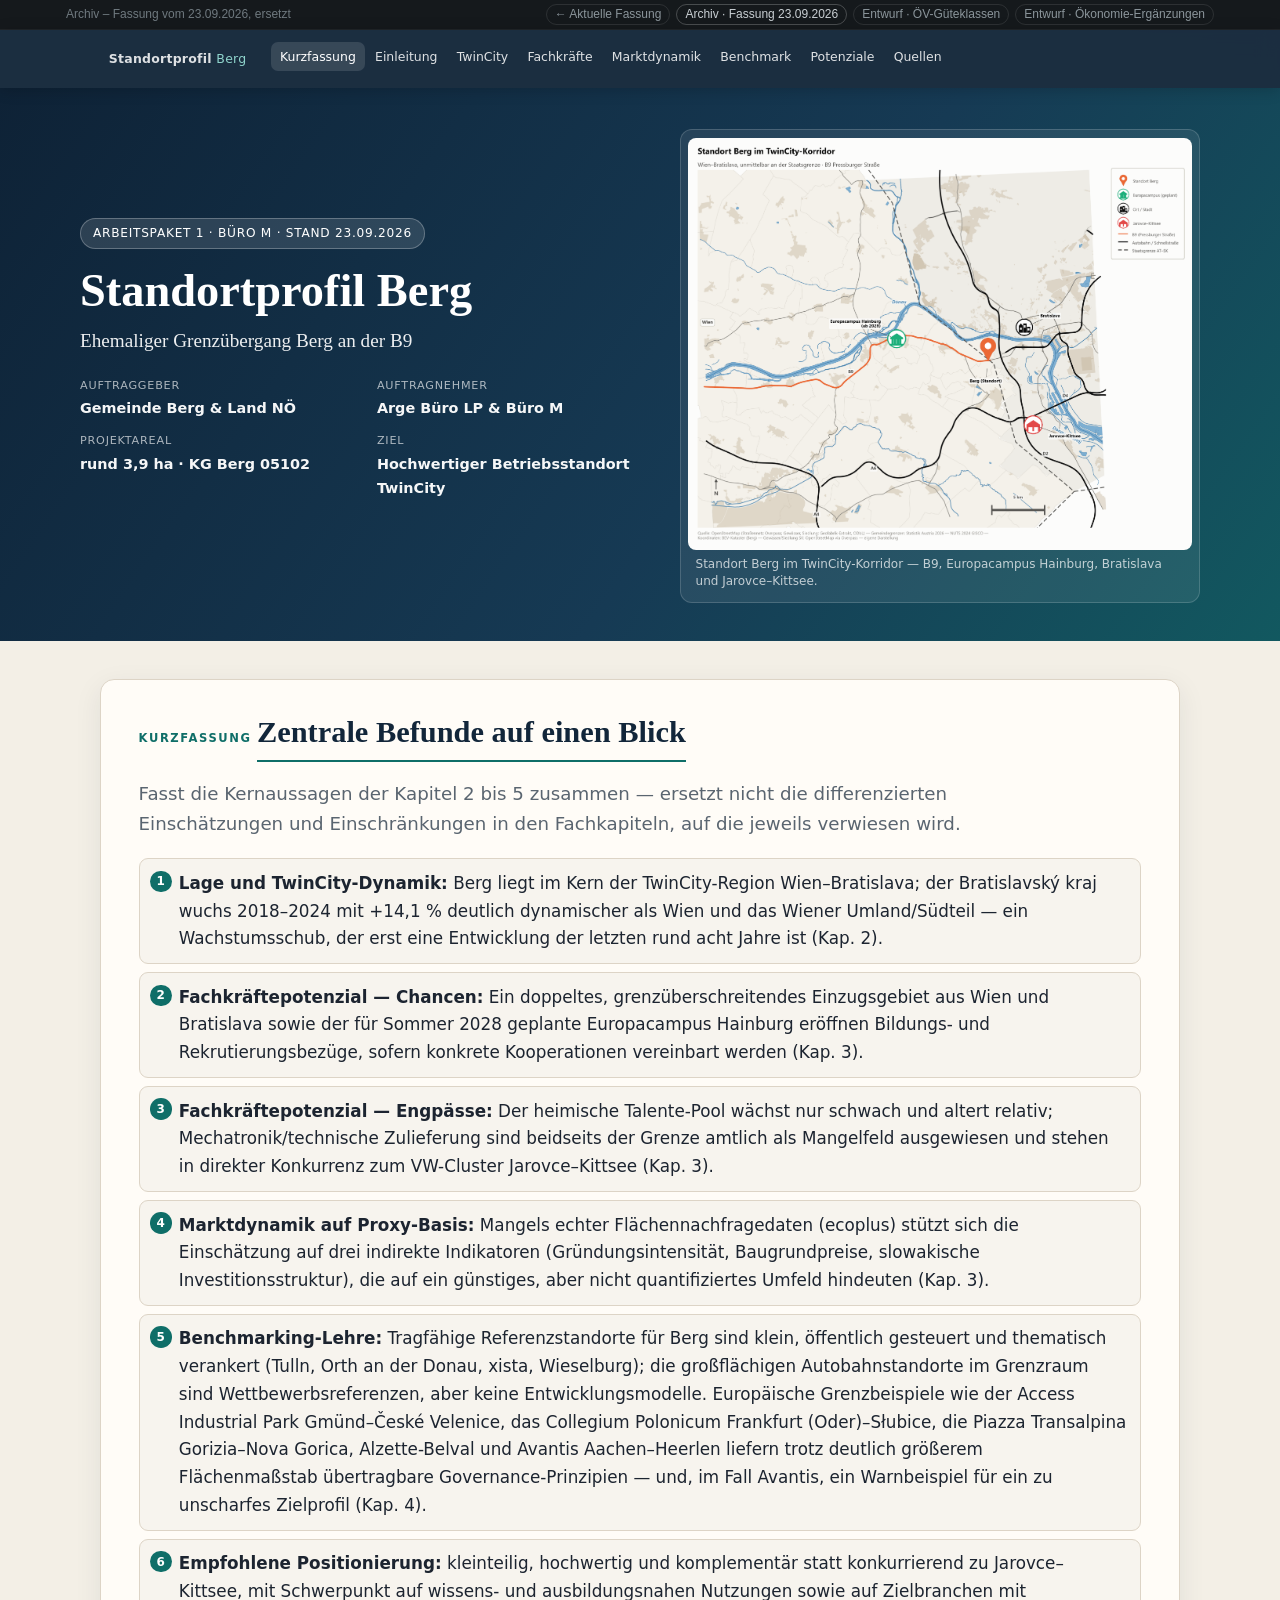
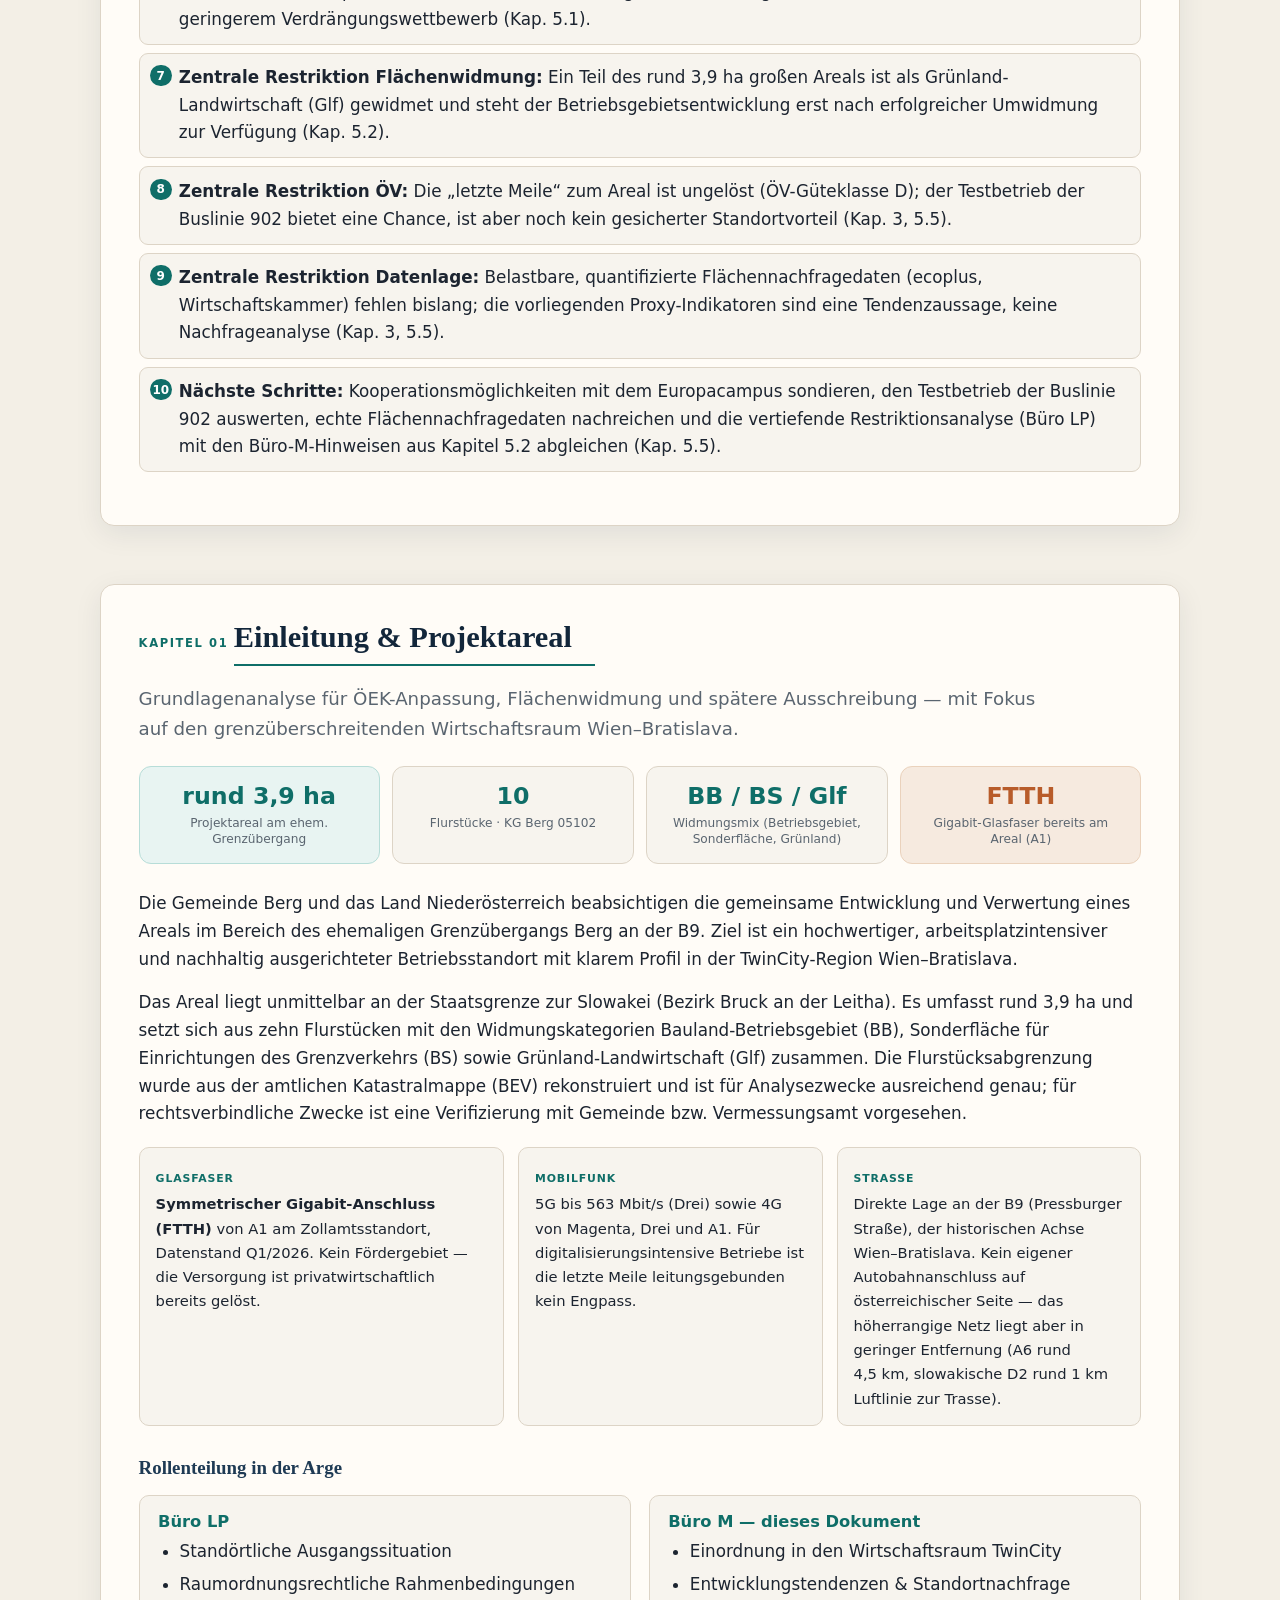
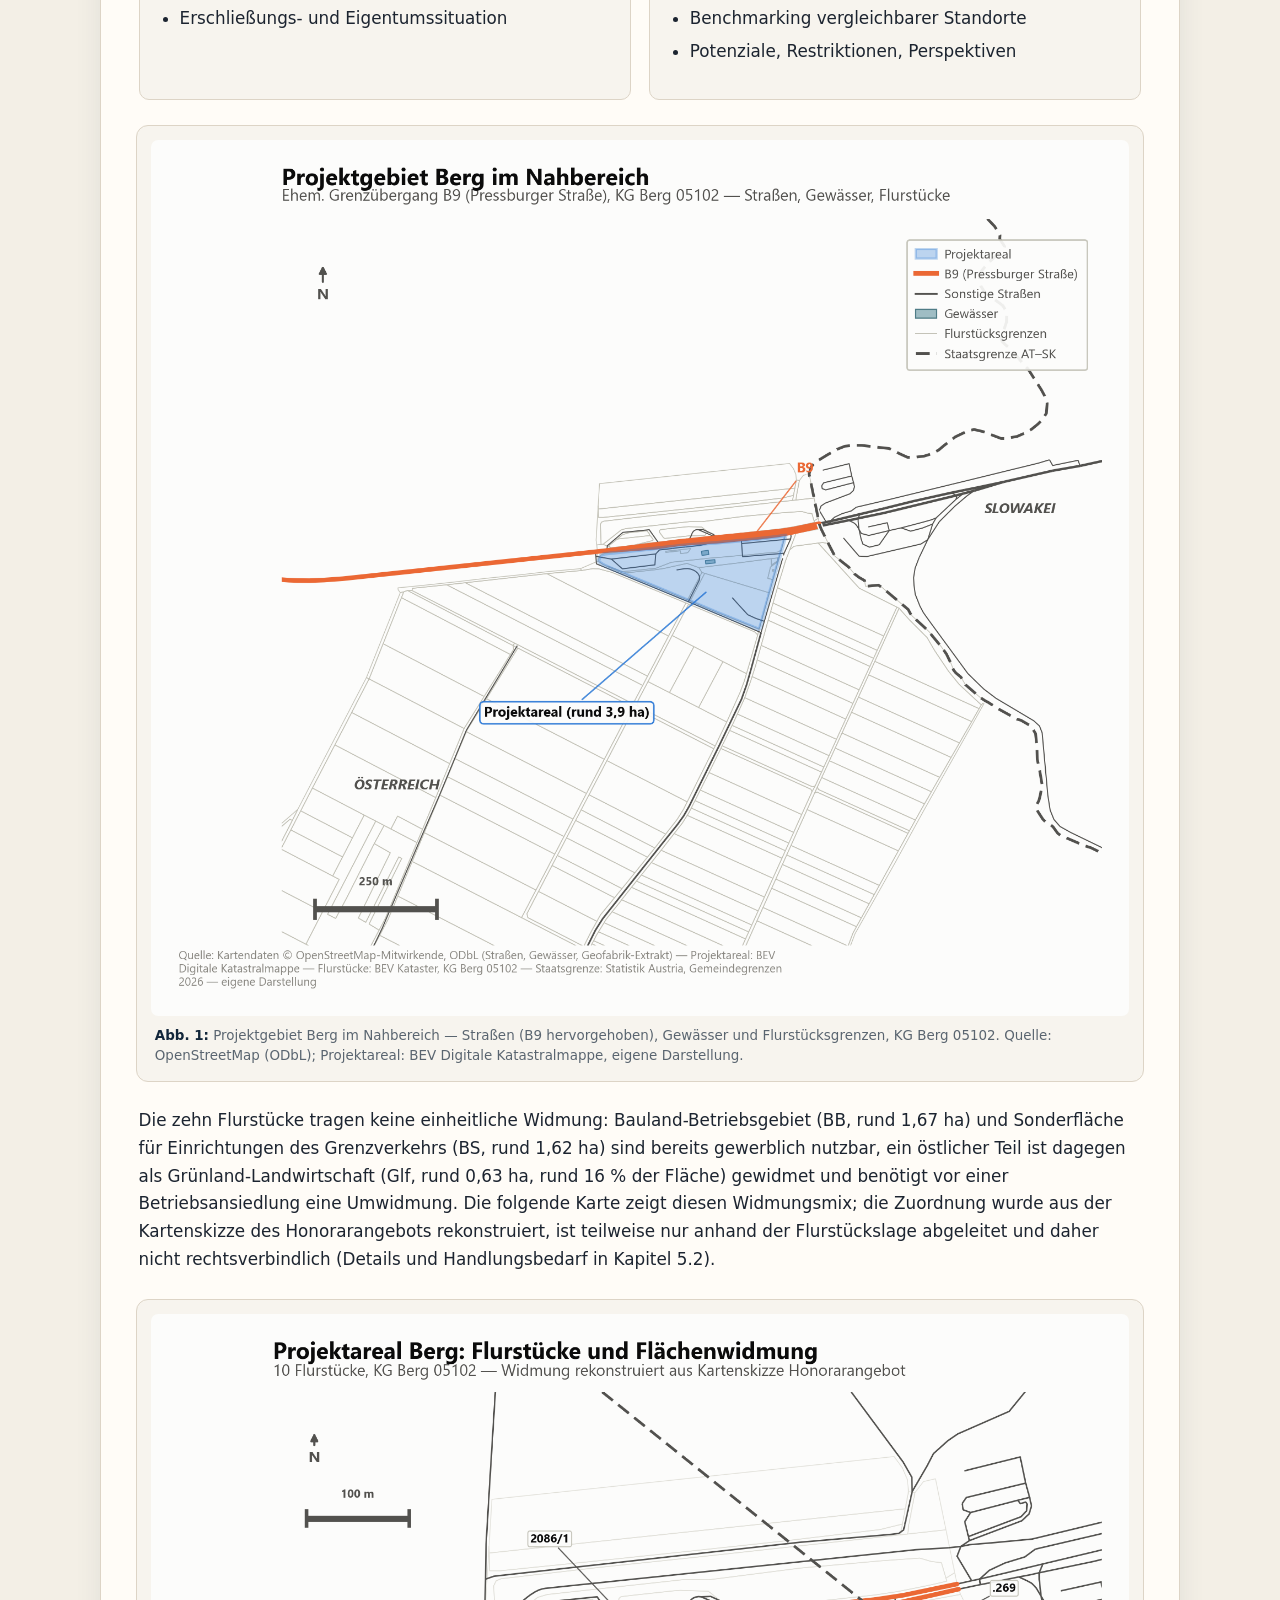
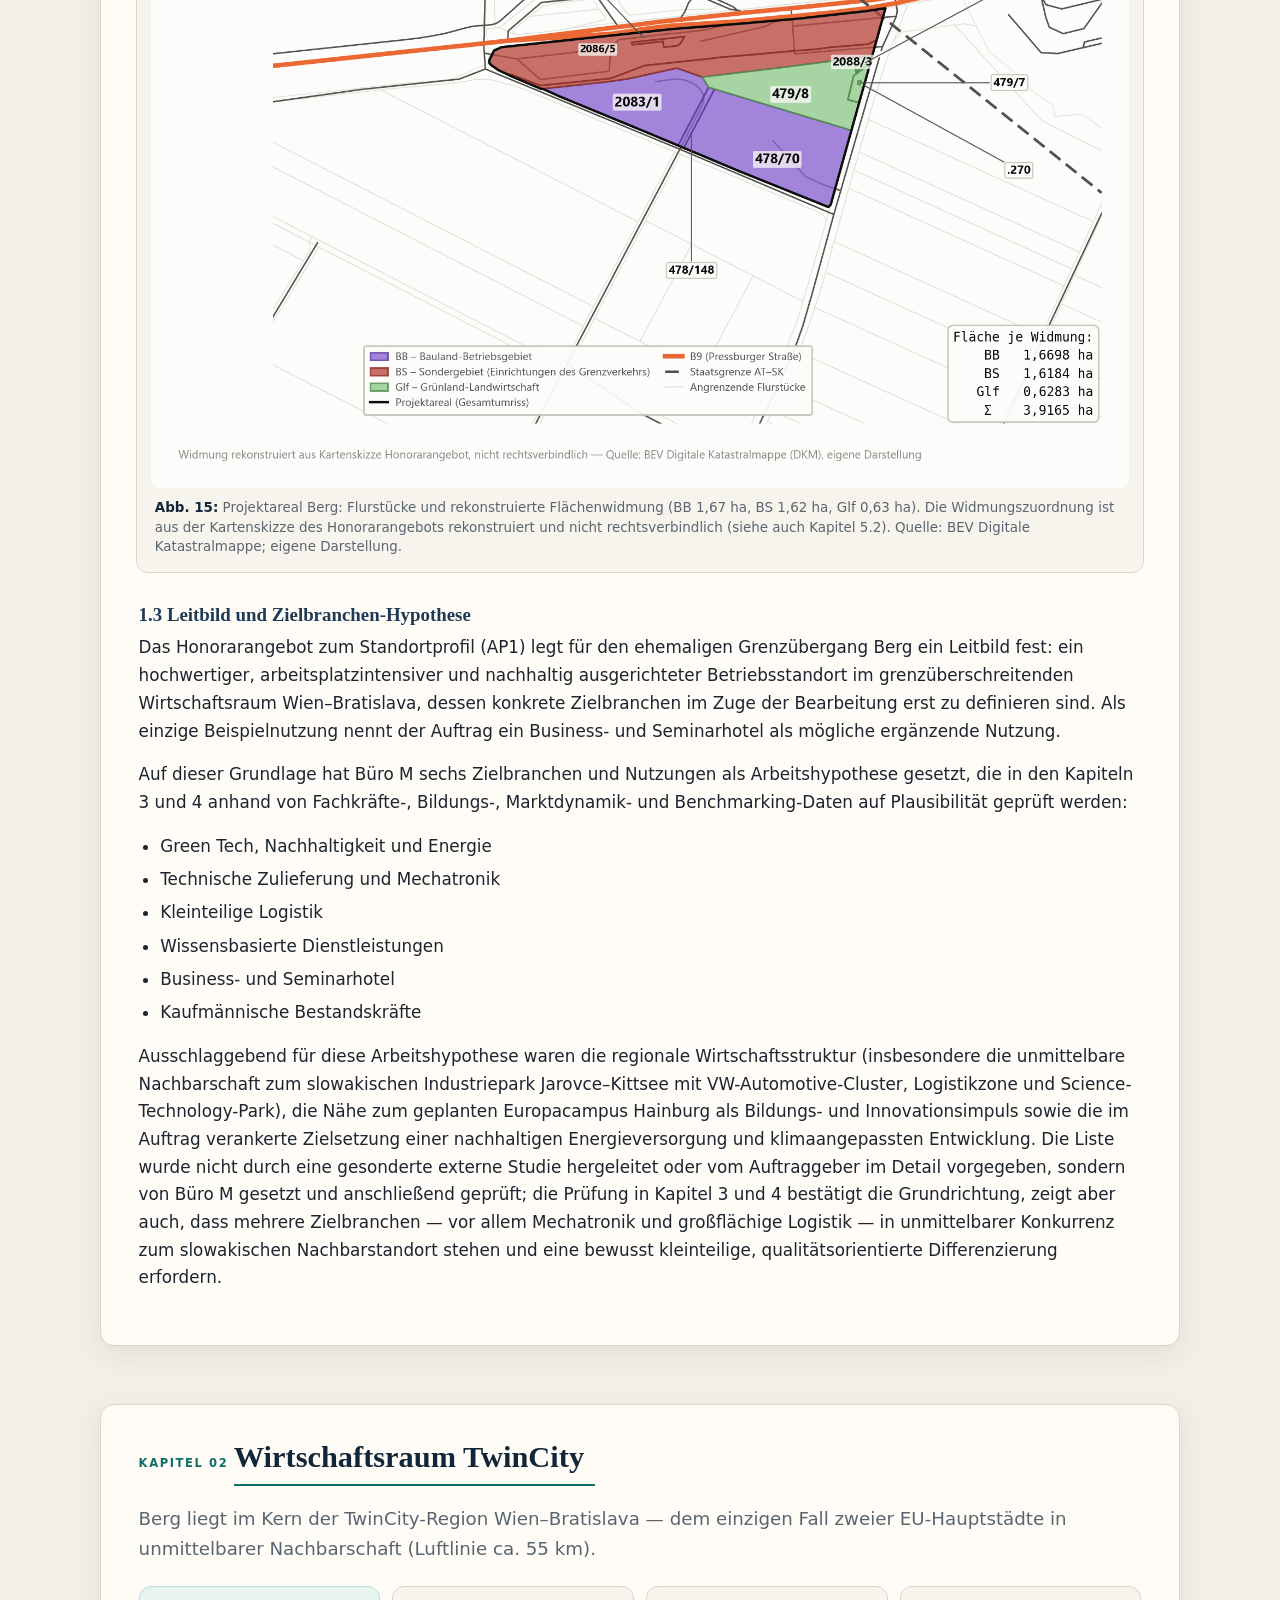
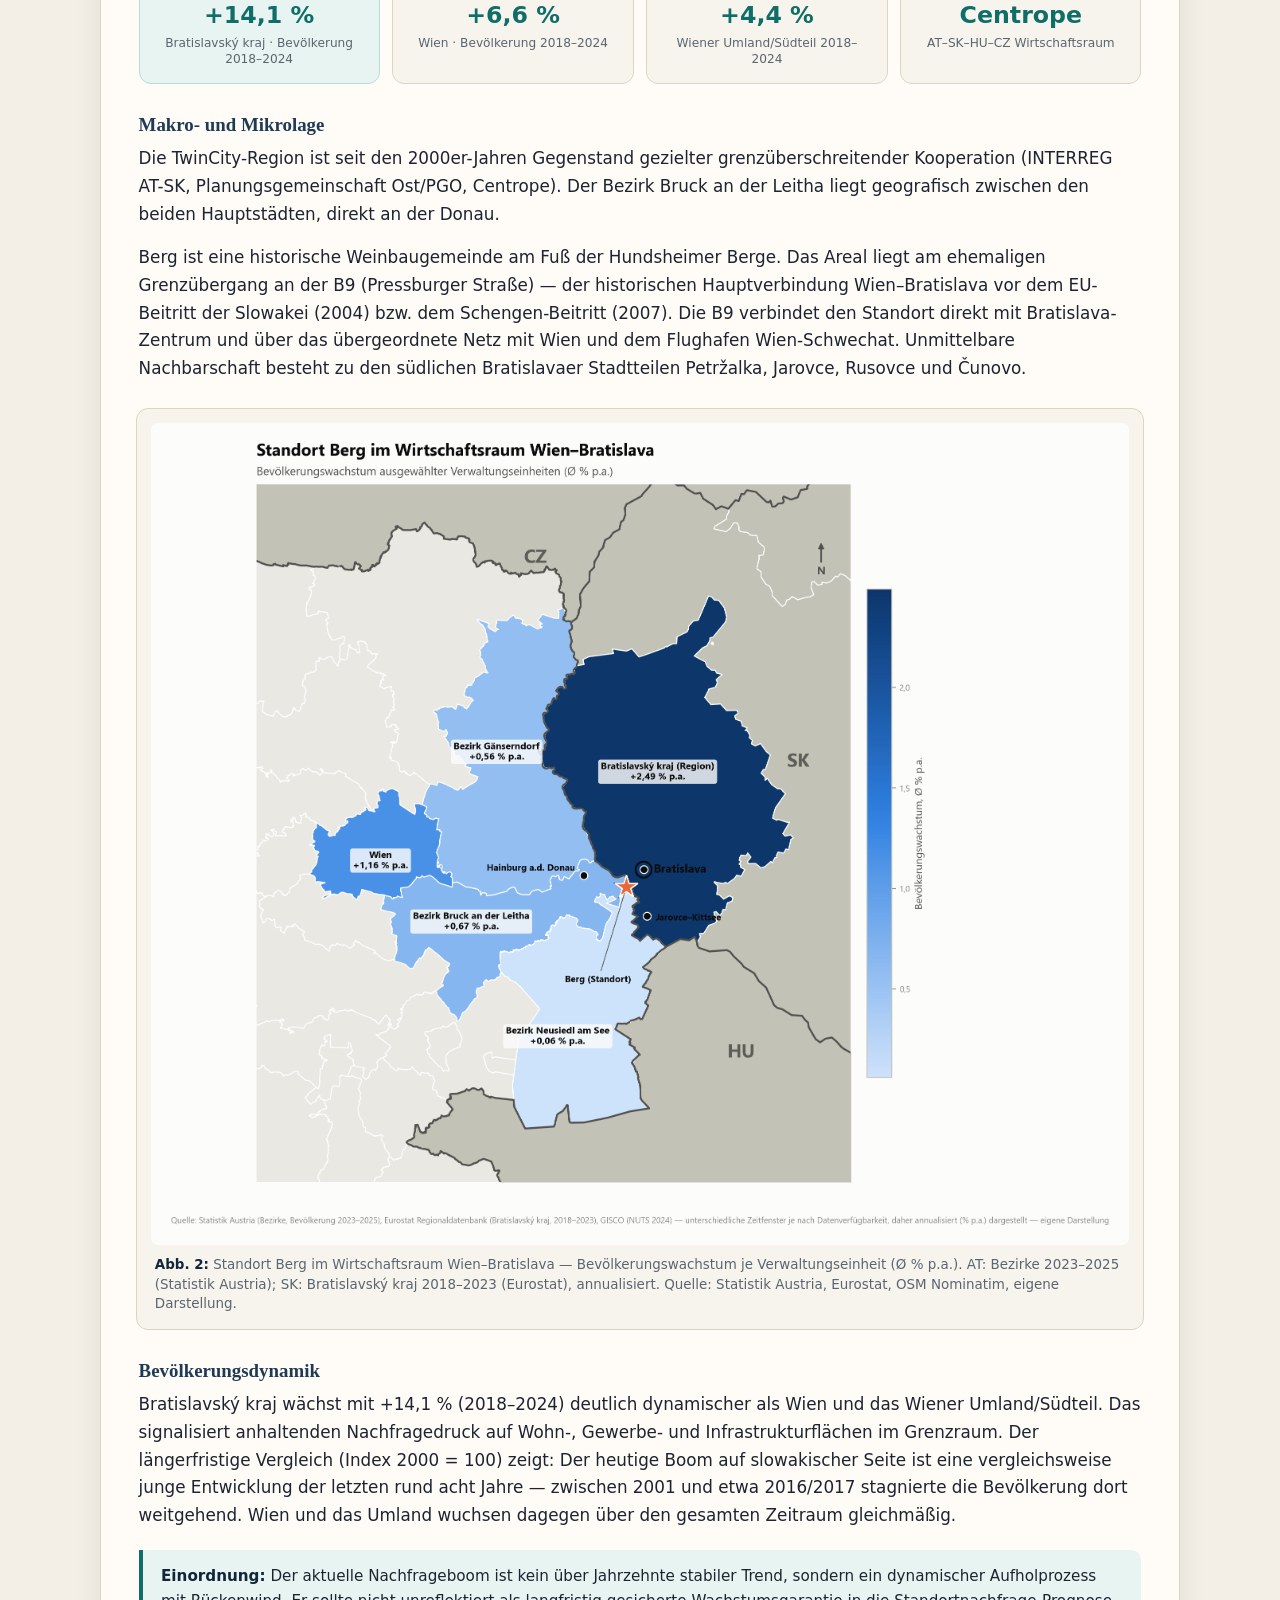
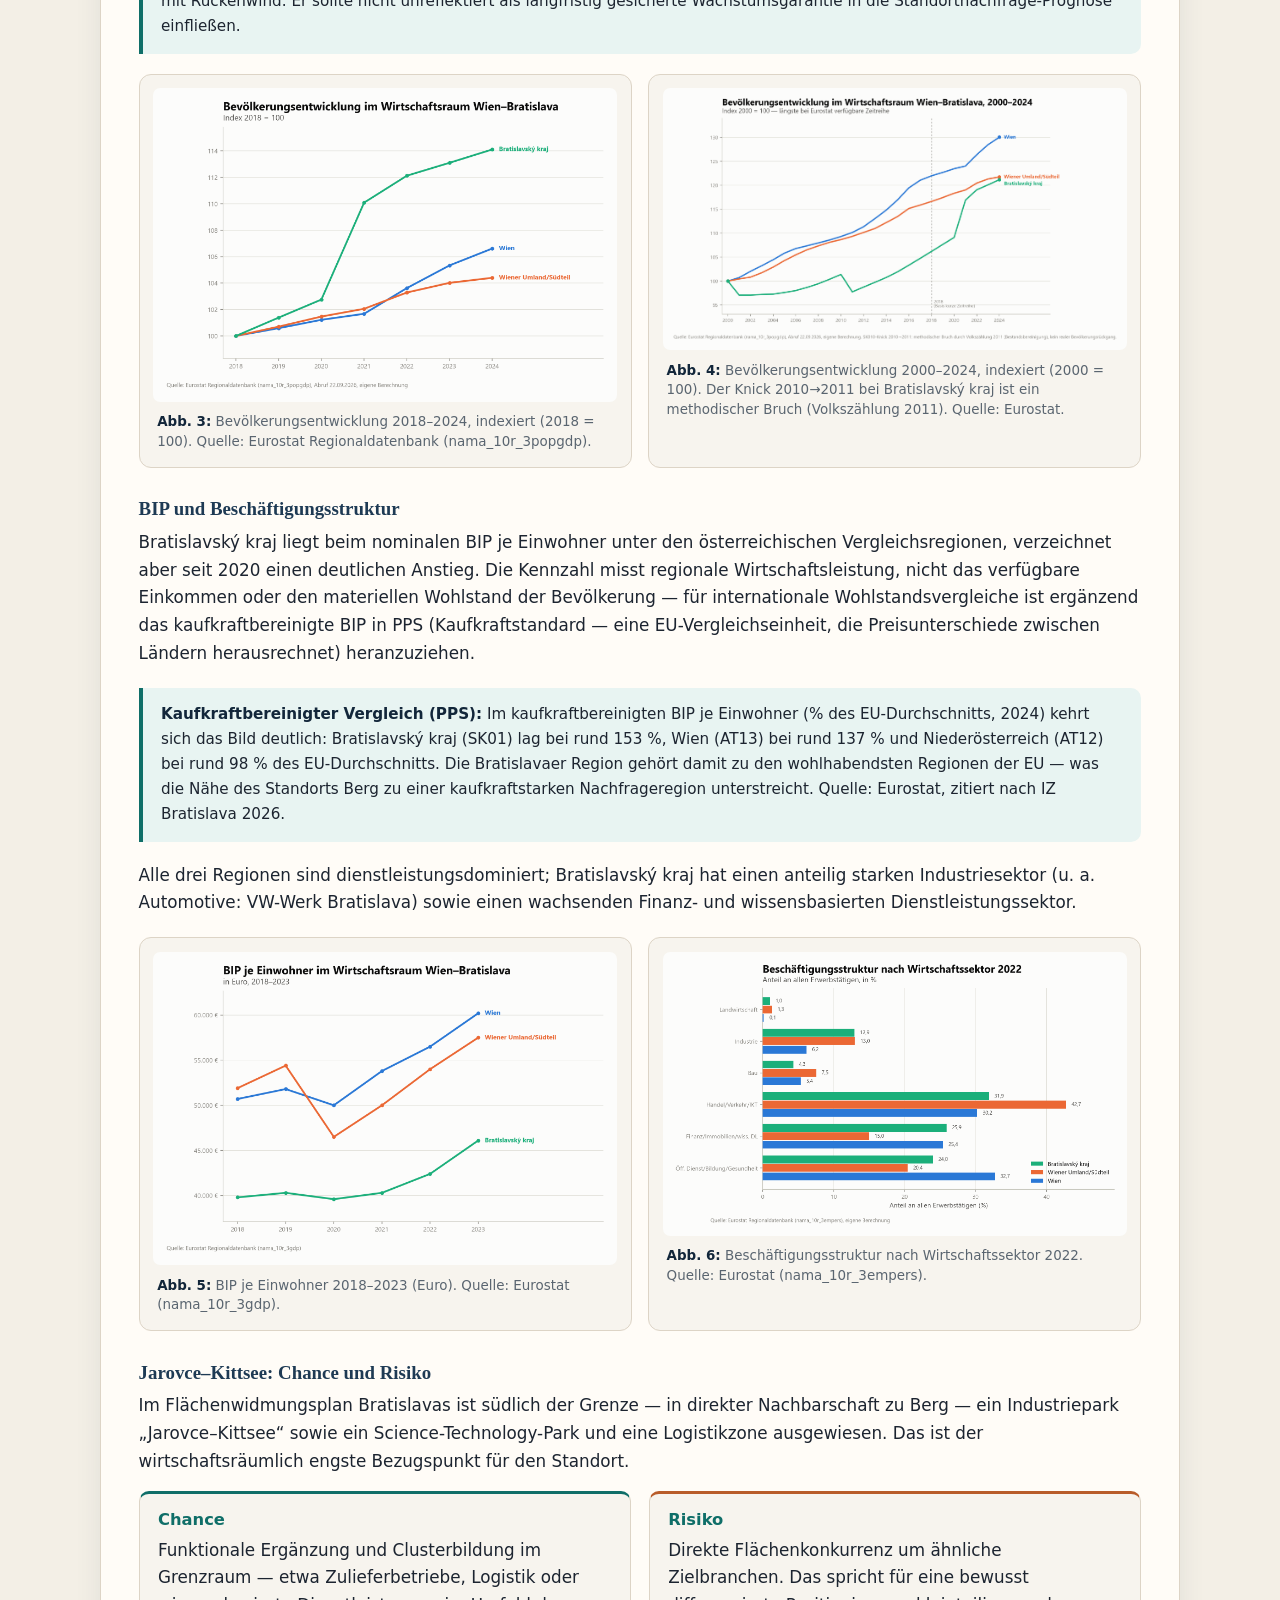
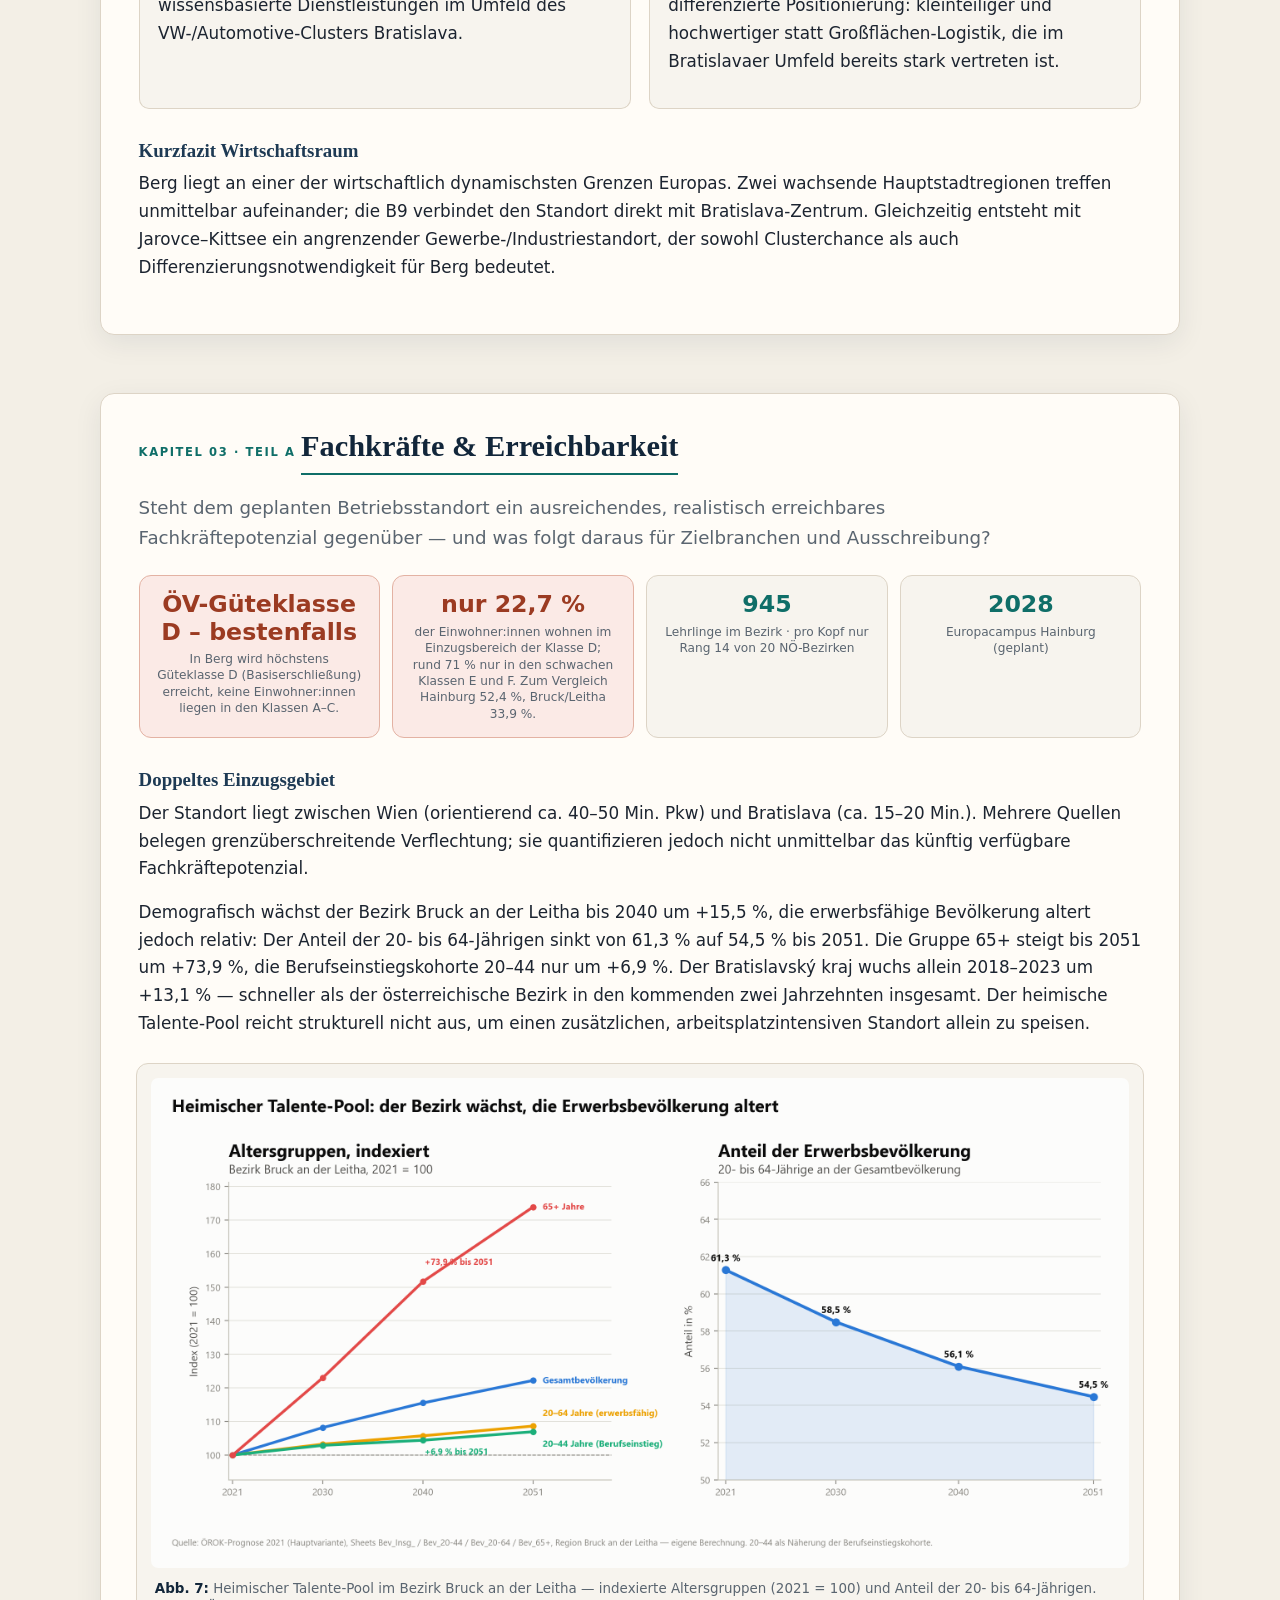
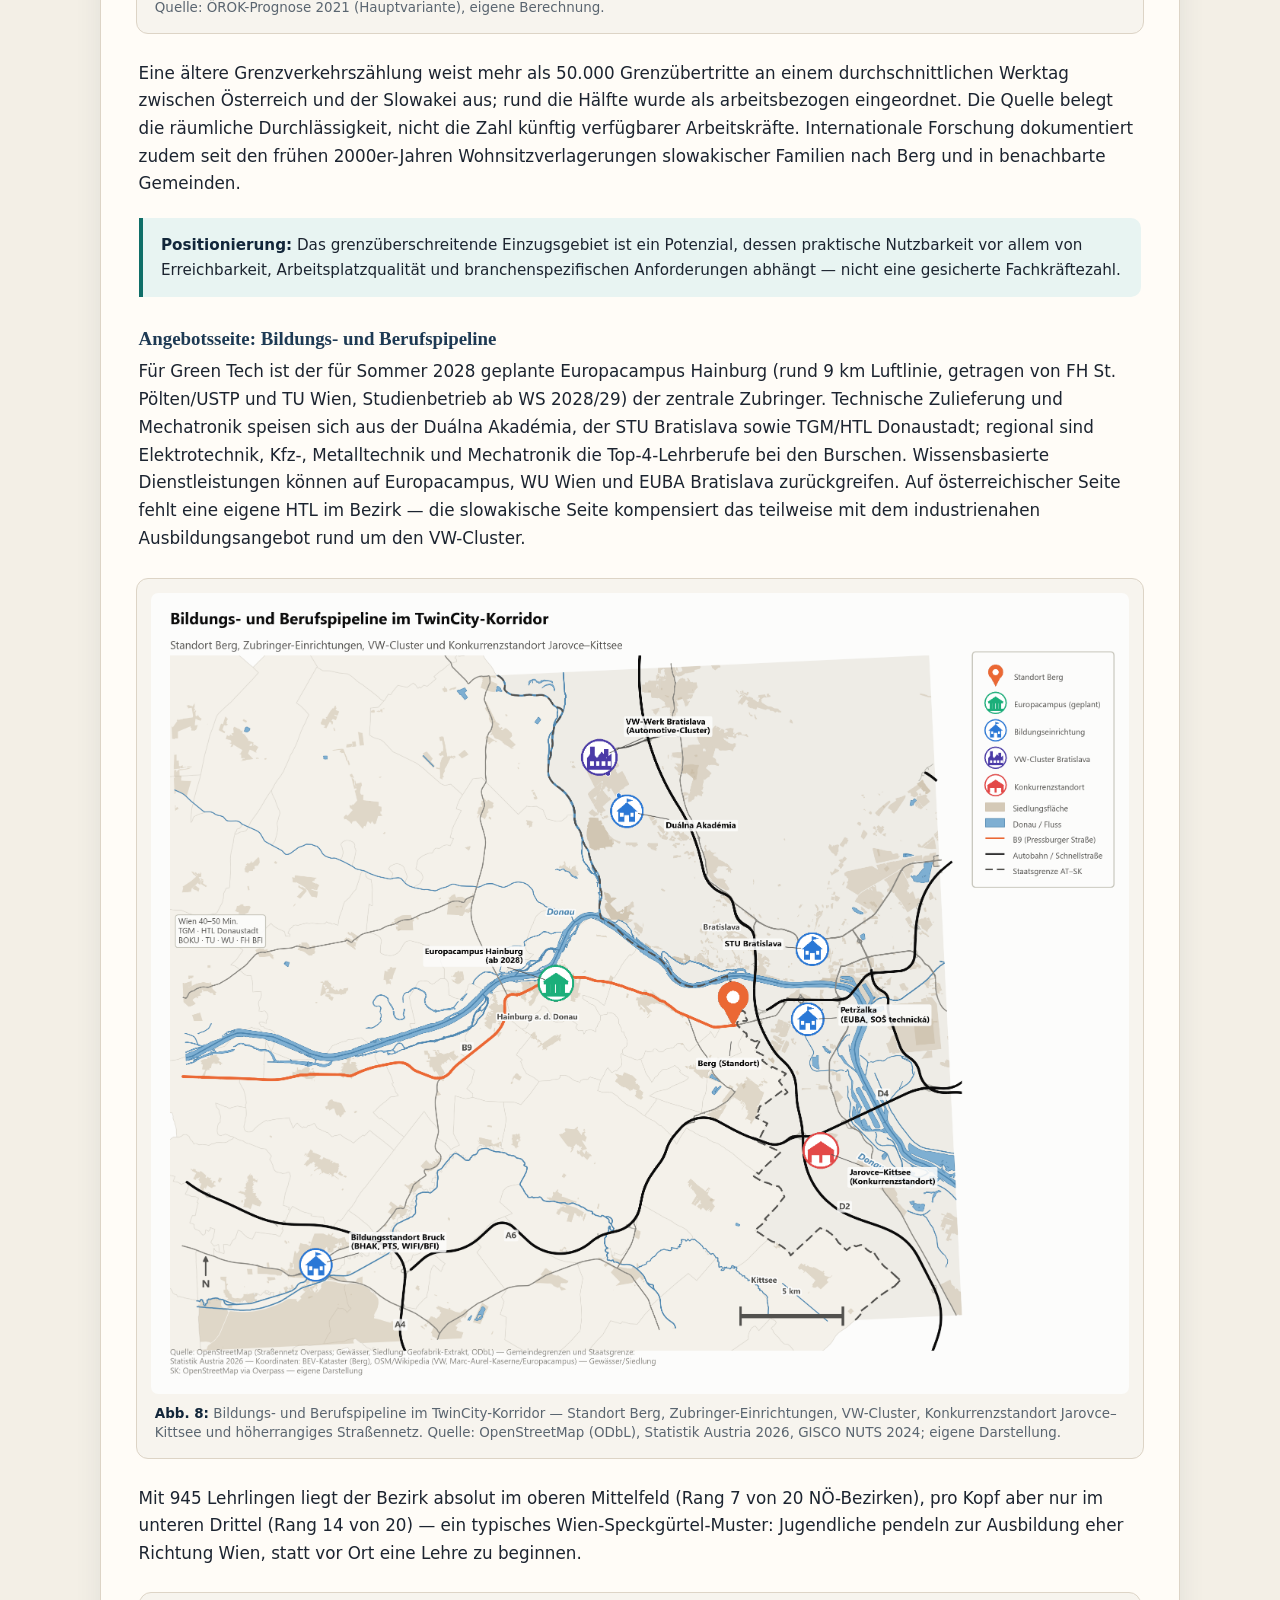
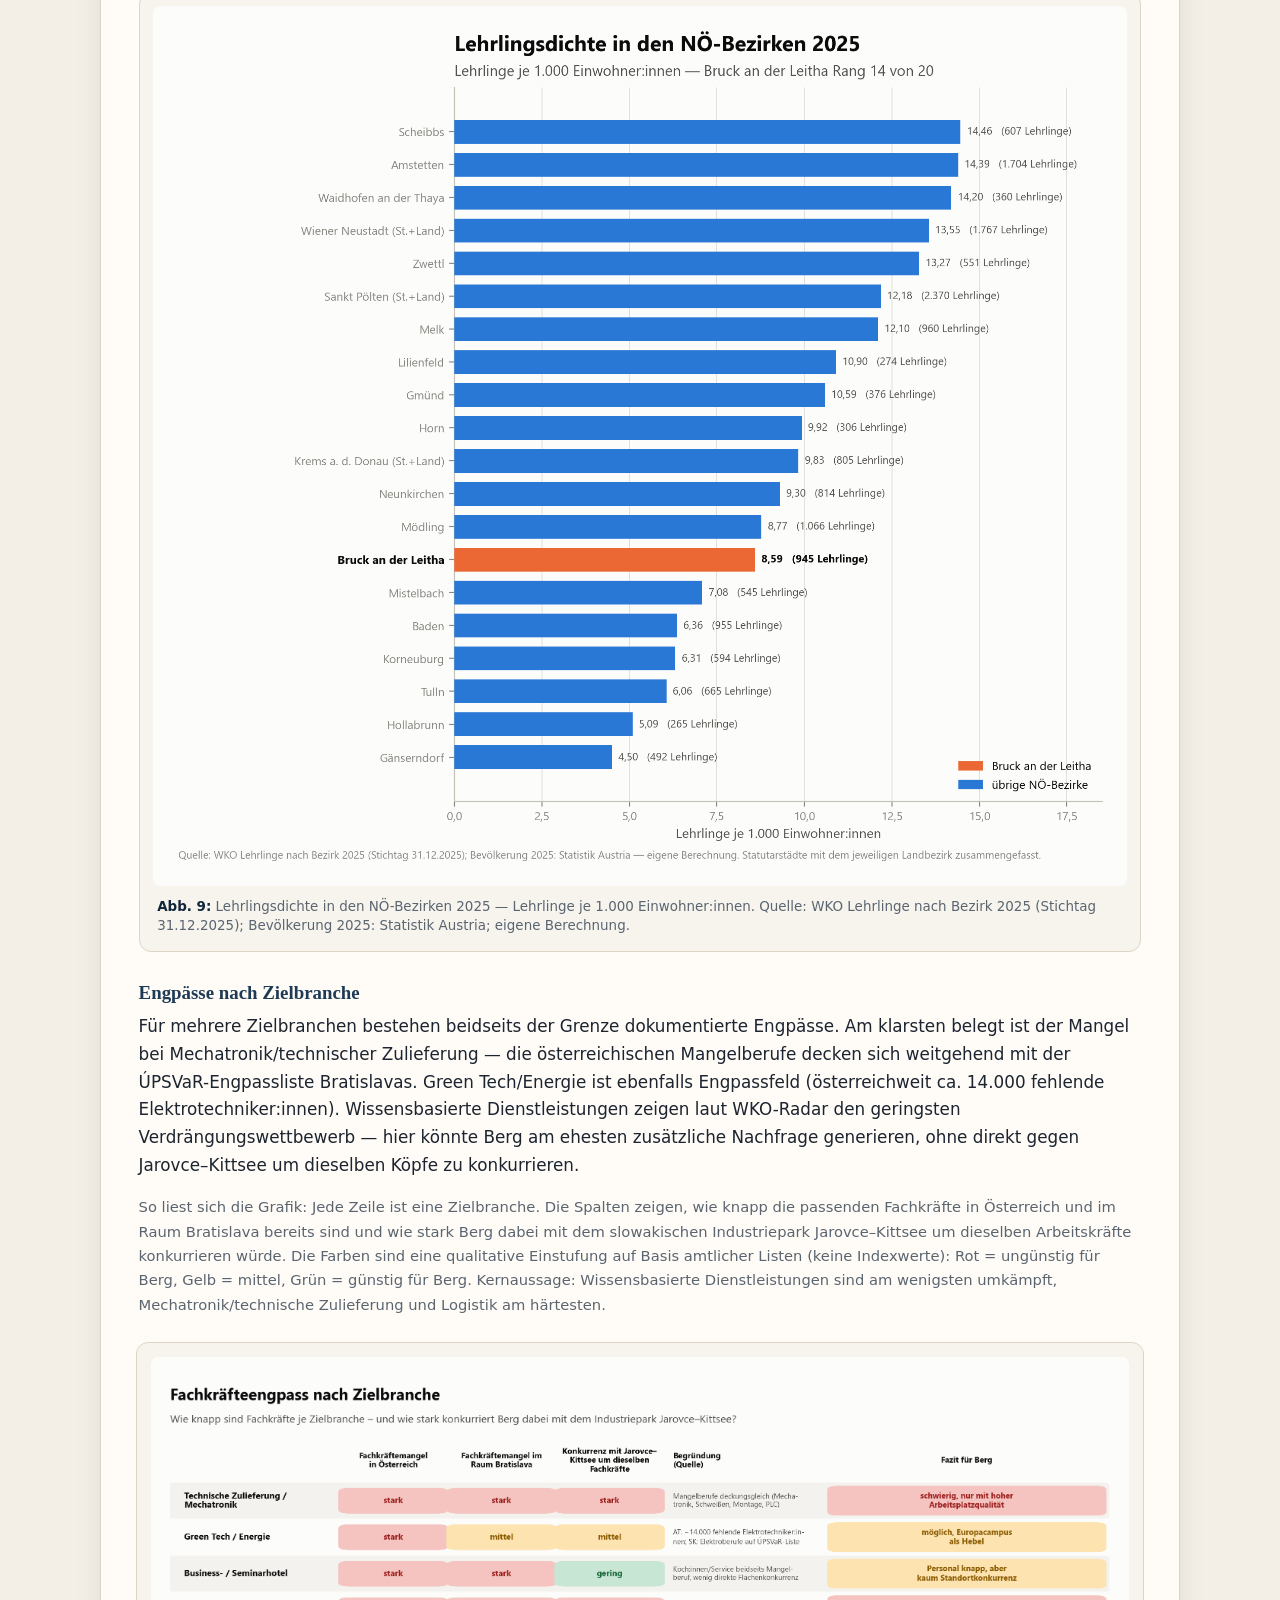
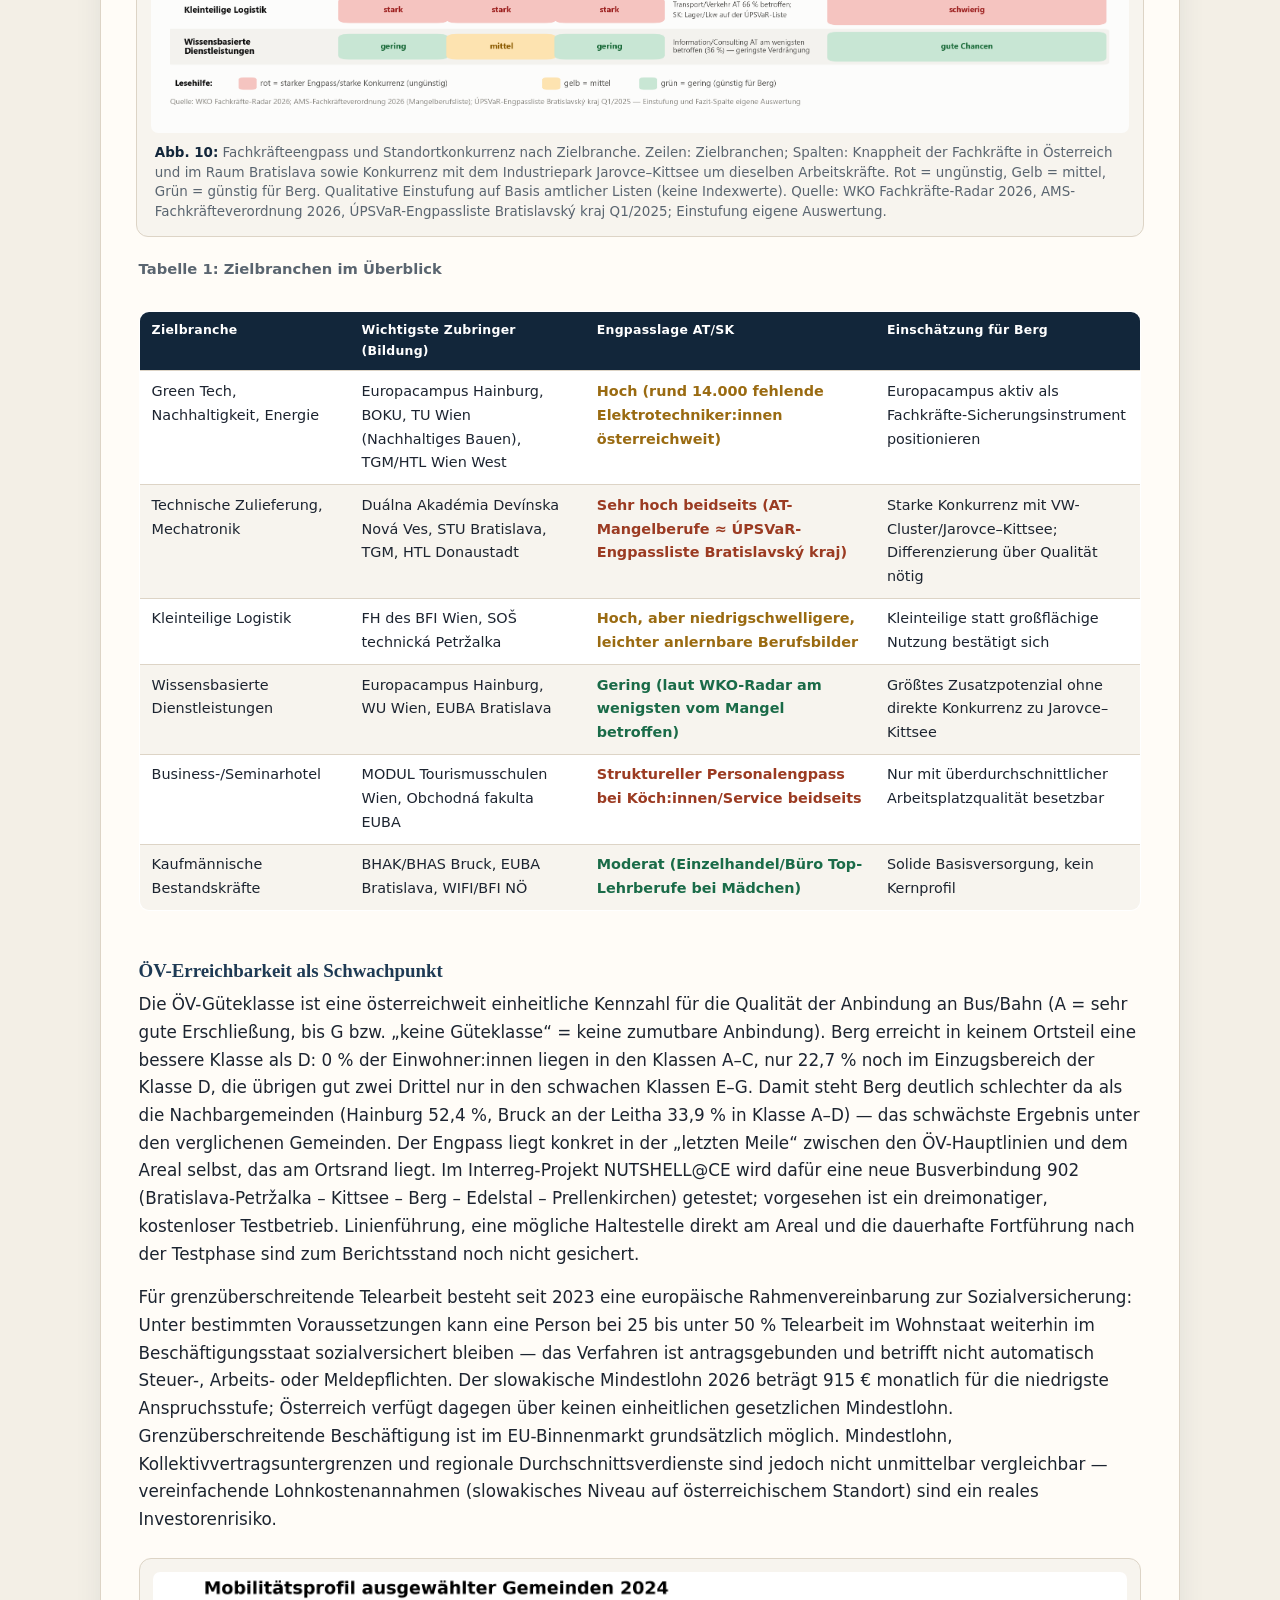
<file: archiv/v1/index.html>
<!DOCTYPE html>
<html lang="de">
<head>
  <meta charset="UTF-8" />
  <meta name="viewport" content="width=device-width, initial-scale=1" />
  <title>Standortprofil Berg — ehem. Grenzübergang B9</title>
<meta name="robots" content="noindex">
  <meta name="description" content="Standortprofil Berg: Grundlagenanalyse AP1 (Büro M) für die Entwicklung eines Betriebsstandorts am ehemaligen Grenzübergang Berg an der B9. Stand 23.09.2026." />
  <link rel="stylesheet" href="styles.css" />
<style>
/* Diskrete Leiste für weitere Fassungen (Archiv, Entwürfe) */
.meta-bar { background: #15191c; border-bottom: 1px solid rgba(255,255,255,.05); }
.meta-bar .mb-inner {
  max-width: var(--maxw, 1180px); margin: 0 auto; padding: 4px 16px;
  display: flex; flex-wrap: wrap; justify-content: flex-end; align-items: center; gap: 6px;
  font: 12px/1.4 "Source Sans 3", "Segoe UI", Arial, sans-serif;
}
.meta-bar .mb-note { color: #6f797f; margin-right: auto; }
.meta-bar .mb-btn {
  color: #8b959b; text-decoration: none; padding: 1px 8px;
  border: 1px solid rgba(255,255,255,.1); border-radius: 999px; white-space: nowrap;
}
.meta-bar a.mb-btn:hover { color: #e3e7ea; border-color: rgba(255,255,255,.28); }
.meta-bar .mb-btn.is-current { color: #c9cfd3; border-color: rgba(255,255,255,.22); }
@media print { .meta-bar { display: none; } }
</style>
</head>
<body>

<div class="meta-bar"><div class="mb-inner"><span class="mb-note">Archiv – Fassung vom 23.09.2026, ersetzt</span><a class="mb-btn" href="../../">← Aktuelle Fassung</a><span class="mb-btn is-current" aria-current="page">Archiv · Fassung 23.09.2026</span><a class="mb-btn" href="../../entwurf/oev-gueteklassen/">Entwurf · ÖV-Güteklassen</a><a class="mb-btn" href="../../entwurf/oekonomie-ergaenzungen/">Entwurf · Ökonomie-Ergänzungen</a></div></div>
<nav class="top-nav" aria-label="Inhalt">
  <div class="top-nav-inner">
    <a class="nav-brand" href="#hero">Standortprofil <span>Berg</span></a>
    <ul>
      <li><a href="#kurzfassung">Kurzfassung</a></li>
      <li><a href="#einleitung">Einleitung</a></li>
      <li><a href="#wirtschaftsraum">TwinCity</a></li>
      <li><a href="#fachkraefte">Fachkräfte</a></li>
      <li><a href="#marktdynamik">Marktdynamik</a></li>
      <li><a href="#benchmarking">Benchmark</a></li>
      <li><a href="#potenziale">Potenziale</a></li>
      <li><a href="#quellen">Quellen</a></li>
    </ul>
  </div>
</nav>

<header class="hero" id="hero">
  <div class="hero-inner">
    <div>
      <div class="hero-badge">Arbeitspaket 1 · Büro M · Stand 23.09.2026</div>
      <h1>Standortprofil Berg</h1>
      <p class="subtitle">Ehemaliger Grenzübergang Berg an der B9</p>
      <dl class="hero-meta">
        <div>
          <dt>Auftraggeber</dt>
          <dd>Gemeinde Berg &amp; Land NÖ</dd>
        </div>
        <div>
          <dt>Auftragnehmer</dt>
          <dd>Arge Büro LP &amp; Büro M</dd>
        </div>
        <div>
          <dt>Projektareal</dt>
          <dd>rund 3,9&nbsp;ha · KG Berg 05102</dd>
        </div>
        <div>
          <dt>Ziel</dt>
          <dd>Hochwertiger Betriebsstandort TwinCity</dd>
        </div>
      </dl>
    </div>
    <figure class="hero-map">
      <img src="assets/karte_twincity_korridor.png" alt="Standort Berg im TwinCity-Korridor Wien–Bratislava an der B9, unmittelbar an der Staatsgrenze" />
      <figcaption>Standort Berg im TwinCity-Korridor — B9, Europacampus Hainburg, Bratislava und Jarovce–Kittsee.</figcaption>
    </figure>
  </div>
</header>

<main>

<!-- ========== KURZFASSUNG ========== -->
<section class="section" id="kurzfassung">
  <div class="section-card">
    <p class="kicker">Kurzfassung</p>
    <h2>Zentrale Befunde auf einen Blick</h2>
    <p class="lead">Fasst die Kernaussagen der Kapitel 2 bis 5 zusammen — ersetzt nicht die differenzierten Einschätzungen und Einschränkungen in den Fachkapiteln, auf die jeweils verwiesen wird.</p>
    <ol class="rec-list">
      <li><strong>Lage und TwinCity-Dynamik:</strong> Berg liegt im Kern der TwinCity-Region Wien–Bratislava; der Bratislavský kraj wuchs 2018–2024 mit +14,1&nbsp;% deutlich dynamischer als Wien und das Wiener Umland/Südteil — ein Wachstumsschub, der erst eine Entwicklung der letzten rund acht Jahre ist (Kap. 2).</li>
      <li><strong>Fachkräftepotenzial — Chancen:</strong> Ein doppeltes, grenzüberschreitendes Einzugsgebiet aus Wien und Bratislava sowie der für Sommer 2028 geplante Europacampus Hainburg eröffnen Bildungs- und Rekrutierungsbezüge, sofern konkrete Kooperationen vereinbart werden (Kap. 3).</li>
      <li><strong>Fachkräftepotenzial — Engpässe:</strong> Der heimische Talente-Pool wächst nur schwach und altert relativ; Mechatronik/technische Zulieferung sind beidseits der Grenze amtlich als Mangelfeld ausgewiesen und stehen in direkter Konkurrenz zum VW-Cluster Jarovce–Kittsee (Kap. 3).</li>
      <li><strong>Marktdynamik auf Proxy-Basis:</strong> Mangels echter Flächennachfragedaten (ecoplus) stützt sich die Einschätzung auf drei indirekte Indikatoren (Gründungsintensität, Baugrundpreise, slowakische Investitionsstruktur), die auf ein günstiges, aber nicht quantifiziertes Umfeld hindeuten (Kap. 3).</li>
      <li><strong>Benchmarking-Lehre:</strong> Tragfähige Referenzstandorte für Berg sind klein, öffentlich gesteuert und thematisch verankert (Tulln, Orth an der Donau, xista, Wieselburg); die großflächigen Autobahnstandorte im Grenzraum sind Wettbewerbsreferenzen, aber keine Entwicklungsmodelle. Europäische Grenzbeispiele wie der Access Industrial Park Gmünd–České Velenice, das Collegium Polonicum Frankfurt (Oder)–Słubice, die Piazza Transalpina Gorizia–Nova Gorica, Alzette-Belval und Avantis Aachen–Heerlen liefern trotz deutlich größerem Flächenmaßstab übertragbare Governance-Prinzipien — und, im Fall Avantis, ein Warnbeispiel für ein zu unscharfes Zielprofil (Kap. 4).</li>
      <li><strong>Empfohlene Positionierung:</strong> kleinteilig, hochwertig und komplementär statt konkurrierend zu Jarovce–Kittsee, mit Schwerpunkt auf wissens- und ausbildungsnahen Nutzungen sowie auf Zielbranchen mit geringerem Verdrängungswettbewerb (Kap. 5.1).</li>
      <li><strong>Zentrale Restriktion Flächenwidmung:</strong> Ein Teil des rund 3,9&nbsp;ha großen Areals ist als Grünland-Landwirtschaft (Glf) gewidmet und steht der Betriebsgebietsentwicklung erst nach erfolgreicher Umwidmung zur Verfügung (Kap. 5.2).</li>
      <li><strong>Zentrale Restriktion ÖV:</strong> Die „letzte Meile“ zum Areal ist ungelöst (ÖV-Güteklasse D); der Testbetrieb der Buslinie 902 bietet eine Chance, ist aber noch kein gesicherter Standortvorteil (Kap. 3, 5.5).</li>
      <li><strong>Zentrale Restriktion Datenlage:</strong> Belastbare, quantifizierte Flächennachfragedaten (ecoplus, Wirtschaftskammer) fehlen bislang; die vorliegenden Proxy-Indikatoren sind eine Tendenzaussage, keine Nachfrageanalyse (Kap. 3, 5.5).</li>
      <li><strong>Nächste Schritte:</strong> Kooperationsmöglichkeiten mit dem Europacampus sondieren, den Testbetrieb der Buslinie 902 auswerten, echte Flächennachfragedaten nachreichen und die vertiefende Restriktionsanalyse (Büro LP) mit den Büro-M-Hinweisen aus Kapitel 5.2 abgleichen (Kap. 5.5).</li>
    </ol>
  </div>
</section>

<!-- ========== EINLEITUNG ========== -->
<section class="section" id="einleitung">
  <div class="section-card">
    <p class="kicker">Kapitel 01</p>
    <h2>Einleitung &amp; Projektareal</h2>
    <p class="lead">Grundlagenanalyse für ÖEK-Anpassung, Flächenwidmung und spätere Ausschreibung — mit Fokus auf den grenzüberschreitenden Wirtschaftsraum Wien–Bratislava.</p>

    <div class="metrics">
      <div class="metric highlight">
        <div class="value">rund 3,9&nbsp;ha</div>
        <div class="label">Projektareal am ehem. Grenzübergang</div>
      </div>
      <div class="metric">
        <div class="value">10</div>
        <div class="label">Flurstücke · KG Berg 05102</div>
      </div>
      <div class="metric">
        <div class="value">BB / BS / Glf</div>
        <div class="label">Widmungsmix (Betriebsgebiet, Sonderfläche, Grünland)</div>
      </div>
      <div class="metric warm">
        <div class="value">FTTH</div>
        <div class="label">Gigabit-Glasfaser bereits am Areal (A1)</div>
      </div>
    </div>

    <p>Die Gemeinde Berg und das Land Niederösterreich beabsichtigen die gemeinsame Entwicklung und Verwertung eines Areals im Bereich des ehemaligen Grenzübergangs Berg an der B9. Ziel ist ein hochwertiger, arbeitsplatzintensiver und nachhaltig ausgerichteter Betriebsstandort mit klarem Profil in der TwinCity-Region Wien–Bratislava.</p>

    <p>Das Areal liegt unmittelbar an der Staatsgrenze zur Slowakei (Bezirk Bruck an der Leitha). Es umfasst rund 3,9&nbsp;ha und setzt sich aus zehn Flurstücken mit den Widmungskategorien Bauland-Betriebsgebiet (BB), Sonderfläche für Einrichtungen des Grenzverkehrs (BS) sowie Grünland-Landwirtschaft (Glf) zusammen. Die Flurstücksabgrenzung wurde aus der amtlichen Katastralmappe (BEV) rekonstruiert und ist für Analysezwecke ausreichend genau; für rechtsverbindliche Zwecke ist eine Verifizierung mit Gemeinde bzw. Vermessungsamt vorgesehen.</p>

    <div class="infra-strip">
      <div class="infra-item">
        <div class="tag">Glasfaser</div>
        <p><strong>Symmetrischer Gigabit-Anschluss (FTTH)</strong> von A1 am Zollamtsstandort, Datenstand Q1/2026. Kein Fördergebiet — die Versorgung ist privatwirtschaftlich bereits gelöst.</p>
      </div>
      <div class="infra-item">
        <div class="tag">Mobilfunk</div>
        <p>5G bis 563&nbsp;Mbit/s (Drei) sowie 4G von Magenta, Drei und A1. Für digitalisierungsintensive Betriebe ist die letzte Meile leitungsgebunden kein Engpass.</p>
      </div>
      <div class="infra-item">
        <div class="tag">Straße</div>
        <p>Direkte Lage an der B9 (Pressburger Straße), der historischen Achse Wien–Bratislava. Kein eigener Autobahnanschluss auf österreichischer Seite — das höherrangige Netz liegt aber in geringer Entfernung (A6 rund 4,5&nbsp;km, slowakische D2 rund 1&nbsp;km Luftlinie zur Trasse).</p>
      </div>
    </div>

    <h3>Rollenteilung in der Arge</h3>
    <div class="two-col">
      <div class="card-box">
        <h4>Büro LP</h4>
        <ul>
          <li>Standörtliche Ausgangssituation</li>
          <li>Raumordnungsrechtliche Rahmenbedingungen</li>
          <li>Erschließungs- und Eigentumssituation</li>
        </ul>
      </div>
      <div class="card-box">
        <h4>Büro M — dieses Dokument</h4>
        <ul>
          <li>Einordnung in den Wirtschaftsraum TwinCity</li>
          <li>Entwicklungstendenzen &amp; Standortnachfrage</li>
          <li>Benchmarking vergleichbarer Standorte</li>
          <li>Potenziale, Restriktionen, Perspektiven</li>
        </ul>
      </div>
    </div>

    <figure class="figure-wide">
      <img src="assets/karte_nahbereich.png" alt="Karte Projektgebiet Berg im Nahbereich mit Flurstücken und B9" />
      <figcaption><strong>Abb. 1:</strong> Projektgebiet Berg im Nahbereich — Straßen (B9 hervorgehoben), Gewässer und Flurstücksgrenzen, KG Berg 05102. Quelle: OpenStreetMap (ODbL); Projektareal: BEV Digitale Katastralmappe, eigene Darstellung.</figcaption>
    </figure>

    <p>Die zehn Flurstücke tragen keine einheitliche Widmung: Bauland-Betriebsgebiet (BB, rund 1,67&nbsp;ha) und Sonderfläche für Einrichtungen des Grenzverkehrs (BS, rund 1,62&nbsp;ha) sind bereits gewerblich nutzbar, ein östlicher Teil ist dagegen als Grünland-Landwirtschaft (Glf, rund 0,63&nbsp;ha, rund 16&nbsp;% der Fläche) gewidmet und benötigt vor einer Betriebsansiedlung eine Umwidmung. Die folgende Karte zeigt diesen Widmungsmix; die Zuordnung wurde aus der Kartenskizze des Honorarangebots rekonstruiert, ist teilweise nur anhand der Flurstückslage abgeleitet und daher nicht rechtsverbindlich (Details und Handlungsbedarf in Kapitel 5.2).</p>

    <figure class="figure-wide">
      <img src="assets/karte_widmung_projektareal.png" alt="Karte der Flächenwidmung des Projektareals Berg mit Flurstücken (BB, BS, Glf)" />
      <figcaption><strong>Abb. 15:</strong> Projektareal Berg: Flurstücke und rekonstruierte Flächenwidmung (BB 1,67&nbsp;ha, BS 1,62&nbsp;ha, Glf 0,63&nbsp;ha). Die Widmungszuordnung ist aus der Kartenskizze des Honorarangebots rekonstruiert und nicht rechtsverbindlich (siehe auch Kapitel 5.2). Quelle: BEV Digitale Katastralmappe; eigene Darstellung.</figcaption>
    </figure>

    <h3>1.3 Leitbild und Zielbranchen-Hypothese</h3>
    <p>Das Honorarangebot zum Standortprofil (AP1) legt für den ehemaligen Grenzübergang Berg ein Leitbild fest: ein hochwertiger, arbeitsplatzintensiver und nachhaltig ausgerichteter Betriebsstandort im grenzüberschreitenden Wirtschaftsraum Wien–Bratislava, dessen konkrete Zielbranchen im Zuge der Bearbeitung erst zu definieren sind. Als einzige Beispielnutzung nennt der Auftrag ein Business- und Seminarhotel als mögliche ergänzende Nutzung.</p>
    <p>Auf dieser Grundlage hat Büro M sechs Zielbranchen und Nutzungen als Arbeitshypothese gesetzt, die in den Kapiteln 3 und 4 anhand von Fachkräfte-, Bildungs-, Marktdynamik- und Benchmarking-Daten auf Plausibilität geprüft werden:</p>
    <ul>
      <li>Green Tech, Nachhaltigkeit und Energie</li>
      <li>Technische Zulieferung und Mechatronik</li>
      <li>Kleinteilige Logistik</li>
      <li>Wissensbasierte Dienstleistungen</li>
      <li>Business- und Seminarhotel</li>
      <li>Kaufmännische Bestandskräfte</li>
    </ul>
    <p>Ausschlaggebend für diese Arbeitshypothese waren die regionale Wirtschaftsstruktur (insbesondere die unmittelbare Nachbarschaft zum slowakischen Industriepark Jarovce–Kittsee mit VW-Automotive-Cluster, Logistikzone und Science-Technology-Park), die Nähe zum geplanten Europacampus Hainburg als Bildungs- und Innovationsimpuls sowie die im Auftrag verankerte Zielsetzung einer nachhaltigen Energieversorgung und klimaangepassten Entwicklung. Die Liste wurde nicht durch eine gesonderte externe Studie hergeleitet oder vom Auftraggeber im Detail vorgegeben, sondern von Büro M gesetzt und anschließend geprüft; die Prüfung in Kapitel 3 und 4 bestätigt die Grundrichtung, zeigt aber auch, dass mehrere Zielbranchen — vor allem Mechatronik und großflächige Logistik — in unmittelbarer Konkurrenz zum slowakischen Nachbarstandort stehen und eine bewusst kleinteilige, qualitätsorientierte Differenzierung erfordern.</p>
  </div>
</section>

<!-- ========== WIRTSCHAFTSRAUM ========== -->
<section class="section" id="wirtschaftsraum">
  <div class="section-card">
    <p class="kicker">Kapitel 02</p>
    <h2>Wirtschaftsraum TwinCity</h2>
    <p class="lead">Berg liegt im Kern der TwinCity-Region Wien–Bratislava — dem einzigen Fall zweier EU-Hauptstädte in unmittelbarer Nachbarschaft (Luftlinie ca. 55&nbsp;km).</p>

    <div class="metrics">
      <div class="metric highlight">
        <div class="value">+14,1&nbsp;%</div>
        <div class="label">Bratislavský kraj · Bevölkerung 2018–2024</div>
      </div>
      <div class="metric">
        <div class="value">+6,6&nbsp;%</div>
        <div class="label">Wien · Bevölkerung 2018–2024</div>
      </div>
      <div class="metric">
        <div class="value">+4,4&nbsp;%</div>
        <div class="label">Wiener Umland/Südteil 2018–2024</div>
      </div>
      <div class="metric">
        <div class="value">Centrope</div>
        <div class="label">AT–SK–HU–CZ Wirtschaftsraum</div>
      </div>
    </div>

    <h3>Makro- und Mikrolage</h3>
    <p>Die TwinCity-Region ist seit den 2000er-Jahren Gegenstand gezielter grenzüberschreitender Kooperation (INTERREG AT-SK, Planungsgemeinschaft Ost/PGO, Centrope). Der Bezirk Bruck an der Leitha liegt geografisch zwischen den beiden Hauptstädten, direkt an der Donau.</p>
    <p>Berg ist eine historische Weinbaugemeinde am Fuß der Hundsheimer Berge. Das Areal liegt am ehemaligen Grenzübergang an der B9 (Pressburger Straße) — der historischen Hauptverbindung Wien–Bratislava vor dem EU-Beitritt der Slowakei (2004) bzw. dem Schengen-Beitritt (2007). Die B9 verbindet den Standort direkt mit Bratislava-Zentrum und über das übergeordnete Netz mit Wien und dem Flughafen Wien-Schwechat. Unmittelbare Nachbarschaft besteht zu den südlichen Bratislavaer Stadtteilen Petržalka, Jarovce, Rusovce und Čunovo.</p>

    <figure class="figure-wide">
      <img src="assets/karte_wirtschaftsraum.png" alt="Karte Wirtschaftsraum Wien–Bratislava mit Bevölkerungswachstum" />
      <figcaption><strong>Abb. 2:</strong> Standort Berg im Wirtschaftsraum Wien–Bratislava — Bevölkerungswachstum je Verwaltungseinheit (Ø % p.a.). AT: Bezirke 2023–2025 (Statistik Austria); SK: Bratislavský kraj 2018–2023 (Eurostat), annualisiert. Quelle: Statistik Austria, Eurostat, OSM Nominatim, eigene Darstellung.</figcaption>
    </figure>

    <h3>Bevölkerungsdynamik</h3>
    <p>Bratislavský kraj wächst mit +14,1&nbsp;% (2018–2024) deutlich dynamischer als Wien und das Wiener Umland/Südteil. Das signalisiert anhaltenden Nachfragedruck auf Wohn-, Gewerbe- und Infrastrukturflächen im Grenzraum. Der längerfristige Vergleich (Index 2000 = 100) zeigt: Der heutige Boom auf slowakischer Seite ist eine vergleichsweise junge Entwicklung der letzten rund acht Jahre — zwischen 2001 und etwa 2016/2017 stagnierte die Bevölkerung dort weitgehend. Wien und das Umland wuchsen dagegen über den gesamten Zeitraum gleichmäßig.</p>

    <div class="note">
      <strong>Einordnung:</strong> Der aktuelle Nachfrageboom ist kein über Jahrzehnte stabiler Trend, sondern ein dynamischer Aufholprozess mit Rückenwind. Er sollte nicht unreflektiert als langfristig gesicherte Wachstumsgarantie in die Standortnachfrage-Prognose einfließen.
    </div>

    <div class="fig-grid">
      <figure>
        <img src="assets/liniendiagramm_bevoelkerung.png" alt="Bevölkerungsentwicklung 2018–2024 Indexchart" />
        <figcaption><strong>Abb. 3:</strong> Bevölkerungsentwicklung 2018–2024, indexiert (2018 = 100). Quelle: Eurostat Regionaldatenbank (nama_10r_3popgdp).</figcaption>
      </figure>
      <figure>
        <img src="assets/liniendiagramm_bevoelkerung_2000_2024.png" alt="Bevölkerungsentwicklung 2000–2024 Indexchart" />
        <figcaption><strong>Abb. 4:</strong> Bevölkerungsentwicklung 2000–2024, indexiert (2000 = 100). Der Knick 2010→2011 bei Bratislavský kraj ist ein methodischer Bruch (Volkszählung 2011). Quelle: Eurostat.</figcaption>
      </figure>
    </div>

    <h3>BIP und Beschäftigungsstruktur</h3>
    <p>Bratislavský kraj liegt beim nominalen BIP je Einwohner unter den österreichischen Vergleichsregionen, verzeichnet aber seit 2020 einen deutlichen Anstieg. Die Kennzahl misst regionale Wirtschaftsleistung, nicht das verfügbare Einkommen oder den materiellen Wohlstand der Bevölkerung — für internationale Wohlstandsvergleiche ist ergänzend das kaufkraftbereinigte BIP in PPS (Kaufkraftstandard — eine EU-Vergleichseinheit, die Preisunterschiede zwischen Ländern herausrechnet) heranzuziehen.</p>
    <div class="note">
      <strong>Kaufkraftbereinigter Vergleich (PPS):</strong> Im kaufkraftbereinigten BIP je Einwohner (% des EU-Durchschnitts, 2024) kehrt sich das Bild deutlich: Bratislavský kraj (SK01) lag bei rund 153&nbsp;%, Wien (AT13) bei rund 137&nbsp;% und Niederösterreich (AT12) bei rund 98&nbsp;% des EU-Durchschnitts. Die Bratislavaer Region gehört damit zu den wohlhabendsten Regionen der EU — was die Nähe des Standorts Berg zu einer kaufkraftstarken Nachfrageregion unterstreicht. Quelle: Eurostat, zitiert nach IZ Bratislava 2026.
    </div>
    <p>Alle drei Regionen sind dienstleistungsdominiert; Bratislavský kraj hat einen anteilig starken Industriesektor (u.&nbsp;a. Automotive: VW-Werk Bratislava) sowie einen wachsenden Finanz- und wissensbasierten Dienstleistungssektor.</p>

    <div class="fig-grid">
      <figure>
        <img src="assets/liniendiagramm_bip.png" alt="BIP je Einwohner 2018–2023" />
        <figcaption><strong>Abb. 5:</strong> BIP je Einwohner 2018–2023 (Euro). Quelle: Eurostat (nama_10r_3gdp).</figcaption>
      </figure>
      <figure>
        <img src="assets/balken_beschaeftigung.png" alt="Beschäftigungsstruktur nach Sektor 2022" />
        <figcaption><strong>Abb. 6:</strong> Beschäftigungsstruktur nach Wirtschaftssektor 2022. Quelle: Eurostat (nama_10r_3empers).</figcaption>
      </figure>
    </div>

    <h3>Jarovce–Kittsee: Chance und Risiko</h3>
    <p>Im Flächenwidmungsplan Bratislavas ist südlich der Grenze — in direkter Nachbarschaft zu Berg — ein Industriepark „Jarovce–Kittsee“ sowie ein Science-Technology-Park und eine Logistikzone ausgewiesen. Das ist der wirtschaftsräumlich engste Bezugspunkt für den Standort.</p>

    <div class="two-col">
      <div class="card-box chance">
        <h4>Chance</h4>
        <p>Funktionale Ergänzung und Clusterbildung im Grenzraum — etwa Zulieferbetriebe, Logistik oder wissensbasierte Dienstleistungen im Umfeld des VW-/Automotive-Clusters Bratislava.</p>
      </div>
      <div class="card-box risiko">
        <h4>Risiko</h4>
        <p>Direkte Flächenkonkurrenz um ähnliche Zielbranchen. Das spricht für eine bewusst differenzierte Positionierung: kleinteiliger und hochwertiger statt Großflächen-Logistik, die im Bratislavaer Umfeld bereits stark vertreten ist.</p>
      </div>
    </div>

    <h3>Kurzfazit Wirtschaftsraum</h3>
    <p>Berg liegt an einer der wirtschaftlich dynamischsten Grenzen Europas. Zwei wachsende Hauptstadtregionen treffen unmittelbar aufeinander; die B9 verbindet den Standort direkt mit Bratislava-Zentrum. Gleichzeitig entsteht mit Jarovce–Kittsee ein angrenzender Gewerbe-/Industriestandort, der sowohl Clusterchance als auch Differenzierungsnotwendigkeit für Berg bedeutet.</p>
  </div>
</section>

<!-- ========== FACHKRÄFTE ========== -->
<section class="section" id="fachkraefte">
  <div class="section-card">
    <p class="kicker">Kapitel 03 · Teil A</p>
    <h2>Fachkräfte &amp; Erreichbarkeit</h2>
    <p class="lead">Steht dem geplanten Betriebsstandort ein ausreichendes, realistisch erreichbares Fachkräftepotenzial gegenüber — und was folgt daraus für Zielbranchen und Ausschreibung?</p>

    <div class="metrics">
      <div class="metric bad">
        <div class="value">ÖV-Güteklasse D – bestenfalls</div>
        <div class="label">In Berg wird höchstens Güteklasse D (Basiserschließung) erreicht, keine Einwohner:innen liegen in den Klassen A–C.</div>
      </div>
      <div class="metric bad">
        <div class="value">nur 22,7&nbsp;%</div>
        <div class="label">der Einwohner:innen wohnen im Einzugsbereich der Klasse D; rund 71&nbsp;% nur in den schwachen Klassen E und F. Zum Vergleich Hainburg 52,4&nbsp;%, Bruck/Leitha 33,9&nbsp;%.</div>
      </div>
      <div class="metric">
        <div class="value">945</div>
        <div class="label">Lehrlinge im Bezirk · pro Kopf nur Rang 14 von 20 NÖ-Bezirken</div>
      </div>
      <div class="metric">
        <div class="value">2028</div>
        <div class="label">Europacampus Hainburg (geplant)</div>
      </div>
    </div>

    <h3>Doppeltes Einzugsgebiet</h3>
    <p>Der Standort liegt zwischen Wien (orientierend ca. 40–50&nbsp;Min. Pkw) und Bratislava (ca. 15–20&nbsp;Min.). Mehrere Quellen belegen grenzüberschreitende Verflechtung; sie quantifizieren jedoch nicht unmittelbar das künftig verfügbare Fachkräftepotenzial.</p>
    <p>Demografisch wächst der Bezirk Bruck an der Leitha bis 2040 um +15,5&nbsp;%, die erwerbsfähige Bevölkerung altert jedoch relativ: Der Anteil der 20- bis 64-Jährigen sinkt von 61,3&nbsp;% auf 54,5&nbsp;% bis 2051. Die Gruppe 65+ steigt bis 2051 um +73,9&nbsp;%, die Berufseinstiegskohorte 20–44 nur um +6,9&nbsp;%. Der Bratislavský kraj wuchs allein 2018–2023 um +13,1&nbsp;% — schneller als der österreichische Bezirk in den kommenden zwei Jahrzehnten insgesamt. Der heimische Talente-Pool reicht strukturell nicht aus, um einen zusätzlichen, arbeitsplatzintensiven Standort allein zu speisen.</p>

    <figure class="figure-wide">
      <img src="assets/altersstruktur_bruck_leitha.png" alt="Altersstruktur und Erwerbsbevölkerung Bezirk Bruck an der Leitha bis 2051" />
      <figcaption><strong>Abb. 7:</strong> Heimischer Talente-Pool im Bezirk Bruck an der Leitha — indexierte Altersgruppen (2021 = 100) und Anteil der 20- bis 64-Jährigen. Quelle: ÖROK-Prognose 2021 (Hauptvariante), eigene Berechnung.</figcaption>
    </figure>

    <p>Eine ältere Grenzverkehrszählung weist mehr als 50.000 Grenzübertritte an einem durchschnittlichen Werktag zwischen Österreich und der Slowakei aus; rund die Hälfte wurde als arbeitsbezogen eingeordnet. Die Quelle belegt die räumliche Durchlässigkeit, nicht die Zahl künftig verfügbarer Arbeitskräfte. Internationale Forschung dokumentiert zudem seit den frühen 2000er-Jahren Wohnsitzverlagerungen slowakischer Familien nach Berg und in benachbarte Gemeinden.</p>

    <div class="note">
      <strong>Positionierung:</strong> Das grenzüberschreitende Einzugsgebiet ist ein Potenzial, dessen praktische Nutzbarkeit vor allem von Erreichbarkeit, Arbeitsplatzqualität und branchenspezifischen Anforderungen abhängt — nicht eine gesicherte Fachkräftezahl.
    </div>

    <h3>Angebotsseite: Bildungs- und Berufspipeline</h3>
    <p>Für Green Tech ist der für Sommer 2028 geplante Europacampus Hainburg (rund 9&nbsp;km Luftlinie, getragen von FH St. Pölten/USTP und TU Wien, Studienbetrieb ab WS 2028/29) der zentrale Zubringer. Technische Zulieferung und Mechatronik speisen sich aus der Duálna Akadémia, der STU Bratislava sowie TGM/HTL Donaustadt; regional sind Elektrotechnik, Kfz-, Metalltechnik und Mechatronik die Top-4-Lehrberufe bei den Burschen. Wissensbasierte Dienstleistungen können auf Europacampus, WU Wien und EUBA Bratislava zurückgreifen. Auf österreichischer Seite fehlt eine eigene HTL im Bezirk — die slowakische Seite kompensiert das teilweise mit dem industrienahen Ausbildungsangebot rund um den VW-Cluster.</p>

    <figure class="figure-wide">
      <img src="assets/karte_bildungs_pipeline.png" alt="Karte Bildungs- und Berufspipeline im TwinCity-Korridor" />
      <figcaption><strong>Abb. 8:</strong> Bildungs- und Berufspipeline im TwinCity-Korridor — Standort Berg, Zubringer-Einrichtungen, VW-Cluster, Konkurrenzstandort Jarovce–Kittsee und höherrangiges Straßennetz. Quelle: OpenStreetMap (ODbL), Statistik Austria 2026, GISCO NUTS 2024; eigene Darstellung.</figcaption>
    </figure>

    <p>Mit 945 Lehrlingen liegt der Bezirk absolut im oberen Mittelfeld (Rang 7 von 20 NÖ-Bezirken), pro Kopf aber nur im unteren Drittel (Rang 14 von 20) — ein typisches Wien-Speckgürtel-Muster: Jugendliche pendeln zur Ausbildung eher Richtung Wien, statt vor Ort eine Lehre zu beginnen.</p>

    <figure>
      <img src="assets/lehrlingsdichte_noe_bezirke.png" alt="Lehrlingsdichte in den NÖ-Bezirken 2025" />
      <figcaption><strong>Abb. 9:</strong> Lehrlingsdichte in den NÖ-Bezirken 2025 — Lehrlinge je 1.000 Einwohner:innen. Quelle: WKO Lehrlinge nach Bezirk 2025 (Stichtag 31.12.2025); Bevölkerung 2025: Statistik Austria; eigene Berechnung.</figcaption>
    </figure>

    <h3>Engpässe nach Zielbranche</h3>
    <p>Für mehrere Zielbranchen bestehen beidseits der Grenze dokumentierte Engpässe. Am klarsten belegt ist der Mangel bei Mechatronik/technischer Zulieferung — die österreichischen Mangelberufe decken sich weitgehend mit der ÚPSVaR-Engpassliste Bratislavas. Green Tech/Energie ist ebenfalls Engpassfeld (österreichweit ca. 14.000 fehlende Elektrotechniker:innen). Wissensbasierte Dienstleistungen zeigen laut WKO-Radar den geringsten Verdrängungswettbewerb — hier könnte Berg am ehesten zusätzliche Nachfrage generieren, ohne direkt gegen Jarovce–Kittsee um dieselben Köpfe zu konkurrieren.</p>
    <p class="muted">So liest sich die Grafik: Jede Zeile ist eine Zielbranche. Die Spalten zeigen, wie knapp die passenden Fachkräfte in Österreich und im Raum Bratislava bereits sind und wie stark Berg dabei mit dem slowakischen Industriepark Jarovce–Kittsee um dieselben Arbeitskräfte konkurrieren würde. Die Farben sind eine qualitative Einstufung auf Basis amtlicher Listen (keine Indexwerte): Rot = ungünstig für Berg, Gelb = mittel, Grün = günstig für Berg. Kernaussage: Wissensbasierte Dienstleistungen sind am wenigsten umkämpft, Mechatronik/technische Zulieferung und Logistik am härtesten.</p>

    <figure class="figure-wide">
      <img src="assets/engpass_zielbranchen.png" alt="Fachkräfteengpass nach Zielbranche beidseits der Grenze" />
      <figcaption><strong>Abb. 10:</strong> Fachkräfteengpass und Standortkonkurrenz nach Zielbranche. Zeilen: Zielbranchen; Spalten: Knappheit der Fachkräfte in Österreich und im Raum Bratislava sowie Konkurrenz mit dem Industriepark Jarovce–Kittsee um dieselben Arbeitskräfte. Rot = ungünstig, Gelb = mittel, Grün = günstig für Berg. Qualitative Einstufung auf Basis amtlicher Listen (keine Indexwerte). Quelle: WKO Fachkräfte-Radar 2026, AMS-Fachkräfteverordnung 2026, ÚPSVaR-Engpassliste Bratislavský kraj Q1/2025; Einstufung eigene Auswertung.</figcaption>
    </figure>

    <p class="muted" style="margin-top:-.4rem"><strong>Tabelle 1: Zielbranchen im Überblick</strong></p>
    <div class="table-wrap">
      <table class="data-table">
        <thead>
          <tr>
            <th>Zielbranche</th>
            <th>Wichtigste Zubringer (Bildung)</th>
            <th>Engpasslage AT/SK</th>
            <th>Einschätzung für Berg</th>
          </tr>
        </thead>
        <tbody>
          <tr>
            <td>Green Tech, Nachhaltigkeit, Energie</td>
            <td>Europacampus Hainburg, BOKU, TU Wien (Nachhaltiges Bauen), TGM/HTL Wien West</td>
            <td class="mid">Hoch (rund 14.000 fehlende Elektrotechniker:innen österreichweit)</td>
            <td>Europacampus aktiv als Fachkräfte-Sicherungsinstrument positionieren</td>
          </tr>
          <tr>
            <td>Technische Zulieferung, Mechatronik</td>
            <td>Duálna Akadémia Devínska Nová Ves, STU Bratislava, TGM, HTL Donaustadt</td>
            <td class="bad">Sehr hoch beidseits (AT-Mangelberufe ≈ ÚPSVaR-Engpassliste Bratislavský kraj)</td>
            <td>Starke Konkurrenz mit VW-Cluster/Jarovce–Kittsee; Differenzierung über Qualität nötig</td>
          </tr>
          <tr>
            <td>Kleinteilige Logistik</td>
            <td>FH des BFI Wien, SOŠ technická Petržalka</td>
            <td class="mid">Hoch, aber niedrigschwelligere, leichter anlernbare Berufsbilder</td>
            <td>Kleinteilige statt großflächige Nutzung bestätigt sich</td>
          </tr>
          <tr>
            <td>Wissensbasierte Dienstleistungen</td>
            <td>Europacampus Hainburg, WU Wien, EUBA Bratislava</td>
            <td class="good">Gering (laut WKO-Radar am wenigsten vom Mangel betroffen)</td>
            <td>Größtes Zusatzpotenzial ohne direkte Konkurrenz zu Jarovce–Kittsee</td>
          </tr>
          <tr>
            <td>Business-/Seminarhotel</td>
            <td>MODUL Tourismusschulen Wien, Obchodná fakulta EUBA</td>
            <td class="bad">Struktureller Personalengpass bei Köch:innen/Service beidseits</td>
            <td>Nur mit überdurchschnittlicher Arbeitsplatzqualität besetzbar</td>
          </tr>
          <tr>
            <td>Kaufmännische Bestandskräfte</td>
            <td>BHAK/BHAS Bruck, EUBA Bratislava, WIFI/BFI NÖ</td>
            <td class="good">Moderat (Einzelhandel/Büro Top-Lehrberufe bei Mädchen)</td>
            <td>Solide Basisversorgung, kein Kernprofil</td>
          </tr>
        </tbody>
      </table>
    </div>

    <h3>ÖV-Erreichbarkeit als Schwachpunkt</h3>
    <p>Die ÖV-Güteklasse ist eine österreichweit einheitliche Kennzahl für die Qualität der Anbindung an Bus/Bahn (A = sehr gute Erschließung, bis G bzw. „keine Güteklasse“ = keine zumutbare Anbindung). Berg erreicht in keinem Ortsteil eine bessere Klasse als D: 0&nbsp;% der Einwohner:innen liegen in den Klassen A–C, nur 22,7&nbsp;% noch im Einzugsbereich der Klasse D, die übrigen gut zwei Drittel nur in den schwachen Klassen E–G. Damit steht Berg deutlich schlechter da als die Nachbargemeinden (Hainburg 52,4&nbsp;%, Bruck an der Leitha 33,9&nbsp;% in Klasse A–D) — das schwächste Ergebnis unter den verglichenen Gemeinden. Der Engpass liegt konkret in der „letzten Meile“ zwischen den ÖV-Hauptlinien und dem Areal selbst, das am Ortsrand liegt. Im Interreg-Projekt NUTSHELL@CE wird dafür eine neue Busverbindung 902 (Bratislava-Petržalka – Kittsee – Berg – Edelstal – Prellenkirchen) getestet; vorgesehen ist ein dreimonatiger, kostenloser Testbetrieb. Linienführung, eine mögliche Haltestelle direkt am Areal und die dauerhafte Fortführung nach der Testphase sind zum Berichtsstand noch nicht gesichert.</p>
    <p>Für grenzüberschreitende Telearbeit besteht seit 2023 eine europäische Rahmenvereinbarung zur Sozialversicherung: Unter bestimmten Voraussetzungen kann eine Person bei 25 bis unter 50&nbsp;% Telearbeit im Wohnstaat weiterhin im Beschäftigungsstaat sozialversichert bleiben — das Verfahren ist antragsgebunden und betrifft nicht automatisch Steuer-, Arbeits- oder Meldepflichten. Der slowakische Mindestlohn 2026 beträgt 915&nbsp;€ monatlich für die niedrigste Anspruchsstufe; Österreich verfügt dagegen über keinen einheitlichen gesetzlichen Mindestlohn. Grenzüberschreitende Beschäftigung ist im EU-Binnenmarkt grundsätzlich möglich. Mindestlohn, Kollektivvertragsuntergrenzen und regionale Durchschnittsverdienste sind jedoch nicht unmittelbar vergleichbar — vereinfachende Lohnkostenannahmen (slowakisches Niveau auf österreichischem Standort) sind ein reales Investorenrisiko.</p>

    <figure>
      <img src="assets/mobilitaet_pendler_umfeld_2024.png" alt="ÖV-Erschließung und Erwerbspendlerbilanz ausgewählter Gemeinden 2024" />
      <figcaption><strong>Abb. 11:</strong> ÖV-Erschließung und Erwerbspendlerbilanz ausgewählter Gemeinden 2024. Der Pendlersaldo bildet keine grenzüberschreitenden Tagesbewegungen ab. Quelle: Statistik Austria; eigene Darstellung.</figcaption>
    </figure>

    <h3>Differenzierung gegenüber Jarovce–Kittsee</h3>
    <p>Jarovce–Kittsee weist keine dokumentierte Bildungskooperation auf — obwohl mit der Duálna Akadémia (VW/Siemens/Matador, rund 2.500 Absolvent:innen, Übernahmegarantie) und einem dualen Hochschulmodell VW×STU ausgereifte Vorbilder in der Nähe existieren. Der Europacampus Hainburg hat bis 2028 noch keine verbindlich ausgewiesenen Unternehmenskooperationen. Das eröffnet Berg eine First-Mover-Chance über frühzeitige Kooperationssondierung; Ausschreibungskriterien könnten Ausbildungs- oder Praxiskooperationen honorieren.</p>

    <h3>Handlungsempfehlungen</h3>
    <ol class="rec-list">
      <li>Grenzüberschreitendes Einzugsgebiet als Potenzial positionieren — nicht mit gesicherter Fachkräftezahl gleichsetzen.</li>
      <li>Praxis- oder Bildungspartnerschaft mit dem Europacampus Hainburg frühzeitig sondieren; bei belastbarer Vereinbarung als Ausschreibungsbonus formulieren.</li>
      <li>Testbetrieb Buslinie 902 auswerten und auf dauerhafte Linienführung sowie Haltestelle am Areal hinwirken.</li>
      <li>Lohnniveau-Realität früh in der Investor:innen-Kommunikation adressieren.</li>
      <li>Zielbranchen gegen Engpasslage abgleichen: wissensbasierte Dienstleistungen mit geringerem Verdrängungswettbewerb; Mechatronik/Green Tech brauchen Differenzierung über Arbeitsplatzqualität.</li>
      <li>Kleinteilige statt großflächige Logistiknutzung — gestützt durch Fachkräfteknappheit und ÖV-Schwäche für Schichtbetrieb.</li>
    </ol>
  </div>
</section>

<!-- ========== MARKTDYNAMIK ========== -->
<section class="section" id="marktdynamik">
  <div class="section-card">
    <p class="kicker">Kapitel 03 · Teil B</p>
    <h2>Marktdynamik &amp; Nachfrage</h2>
    <p class="lead">Einschätzung über drei Proxy-Indikatoren — ausdrücklich als Indiz gekennzeichnet, nicht als quantifizierte Flächennachfrageprognose.</p>

    <div class="note">
      <strong>Methodik:</strong> Echte Flächennachfragedaten (ecoplus-Vermittlungsstatistik o.&nbsp;Ä.) lagen für dieses Arbeitspaket nicht vor. Die drei Proxys — Gründungsintensität (WKO), Wohnbaugrundpreise (GEWINN) und SARIO-Strukturkontext — beleuchten Teilaspekte, ersetzen aber keine Nachfrageanalyse. Für eine belastbare Bedarfsableitung wird die Nachreichung echter Standortnachfragedaten empfohlen.
    </div>

    <div class="metrics">
      <div class="metric highlight">
        <div class="value">749 → 860</div>
        <div class="label">Gründungen Bezirk Bruck a.&nbsp;d.&nbsp;Leitha 2024→2025</div>
      </div>
      <div class="metric">
        <div class="value">+14,8&nbsp;%</div>
        <div class="label">Zuwachs Gründungen (AT-Schnitt: +7,7&nbsp;%)</div>
      </div>
      <div class="metric">
        <div class="value">220–300&nbsp;€</div>
        <div class="label">Wohnbaugrund Berg €/m² (2025)</div>
      </div>
      <div class="metric">
        <div class="value">7,82</div>
        <div class="label">Gründungsintensität je 1.000 EW (2025)</div>
      </div>
    </div>

    <h3>Unternehmensgründungen</h3>
    <p>Die WKO-Gründungsstatistik weist für den Bezirk Bruck an der Leitha eine überdurchschnittliche und zunehmende Dynamik aus: 749 Neugründungen 2024 (Intensität 6,86 je 1.000 EW) und 860 im Jahr 2025 (7,82 je 1.000 EW). Das entspricht +14,8&nbsp;% — deutlich stärker als Österreich insgesamt (+7,7&nbsp;%) und stärker als die NUTS3-Region (EU-Gebietseinheit für Regionalstatistik) Wiener Umland-Südteil (+11,1&nbsp;%). Die Statistik sagt jedoch nichts darüber aus, ob Gründungen tatsächlich in Gewerbeflächen münden; zudem ist nicht auszuschließen, dass die Zahlen selbständige 24-Stunden-Personenbetreuer:innen enthalten, die keinen Betriebsflächenbedarf auslösen.</p>

    <figure>
      <img src="assets/balken_gruendungsintensitaet.png" alt="Gründungsintensität je 1000 Einwohner 2024 und 2025" />
      <figcaption><strong>Abb. 12:</strong> Unternehmensgründungsintensität je 1.000 Einwohner — Bezirk Bruck an der Leitha, NUTS3 AT127 und Österreich, 2024 vs. 2025. Quelle: WKO, eigene Berechnung.</figcaption>
    </figure>

    <h3>Grundstückspreise im Umfeld</h3>
    <p>Die GEWINN-Baugrundpreis-Erhebungen zeigen für Berg 200–300&nbsp;€/m² (2024) bzw. 220–300&nbsp;€/m² (2025), leicht steigend. Bruck an der Leitha (230–440&nbsp;€/m²) und Kittsee (210–350&nbsp;€/m²) weisen durchgehend „stark steigend“ aus; Wolfsthal bleibt moderat wie Berg. Die Trendeinstufungen „stark/leicht steigend“ stammen aus der GEWINN-Befragung selbst und sind nicht direkt aus den Preisspannen abgeleitet. Es handelt sich zudem um Wohnbaugrundpreise aus einer Marktbefragung — kein Maß für Gewerbeflächennachfrage, aber ein Indikator für allgemeinen Nachfragedruck auf Grund und Boden.</p>

    <figure>
      <img src="assets/grundstueckspreise_umfeld_2024_2025.png" alt="Wohnbaugrund-Preisspannen 2024 und 2025 im Standortumfeld" />
      <figcaption><strong>Abb. 13:</strong> Wohnbaugrund-Preisspannen 2024 und 2025 im Vergleich. Quelle: GEWINN 5/2024 und 5/2025; eigene Darstellung.</figcaption>
    </figure>

    <h3>SARIO-Kontext Bratislavský kraj</h3>
    <p>Das verfügbare SARIO-Regionsprofil liefert keine aktuellen Konjunkturdaten (Datenstand überwiegend 2009–2013), aber strukturellen Hintergrund: Der FDI-Bestand im Bratislavský kraj — historische Zahlen bis 2010 — stieg von ca. 9,5&nbsp;Mrd.&nbsp;EUR (2003) auf ca. 34,1&nbsp;Mrd.&nbsp;EUR (2010) und band zuletzt rund 68&nbsp;% des slowakischen FDI-Bestands. Die Struktur ist automobilzentriert (VW Slovakia und Zulieferer) mit wachsendem Dienstleistungs-/IT-Sektor. Etablierte Industriepark-Modelle (Eurovalley Malacky, PointPark Lozorno u.&nbsp;a.) bilden den funktionalen Kontext für Jarovce–Kittsee.</p>

    <h3>Verdichtete Einschätzung</h3>
    <p>Die drei Proxys weisen konsistent auf ein günstiges regionalwirtschaftliches Umfeld hin. Sie messen jedoch weder denselben Sachverhalt noch unmittelbar die Nachfrage nach Betriebsflächen. Die Einschätzung ist eine plausible Tendenzaussage — keine belastbare Flächenbedarfsprognose.</p>
  </div>
</section>

<!-- ========== BENCHMARKING ========== -->
<section class="section" id="benchmarking">
  <div class="section-card">
    <p class="kicker">Kapitel 04</p>
    <h2>Benchmarking</h2>
    <p class="lead">Orientierung an Standorten mit vergleichbarem Flächenmaßstab, öffentlicher Trägerschaft oder Wissensbezug — nicht an großflächigen Autobahnstandorten.</p>

    <div class="note warm">
      <strong>Abgrenzung:</strong> Jarovce–Kittsee, Kittsee und Parndorf bleiben für die Wettbewerbseinordnung relevant, sind wegen Größe, Verkehrsprofil und Nutzungsstruktur aber keine geeigneten Entwicklungsmodelle für das rund 3,9&nbsp;ha große Areal in Berg.
    </div>

    <p>Das Benchmarking gliedert sich in zwei Gruppen: kleinteilige österreichische Referenzstandorte (4.1–4.4), die Berg hinsichtlich Flächenmaßstab, Trägerschaft und Wissensbezug Orientierung bieten, sowie europäische, grenzüberschreitende Referenzstandorte an ehemaligen oder heutigen Staatsgrenzen (4.5–4.9), die vor allem Lehren zur Governance grenzüberschreitender Zusammenarbeit liefern — weniger zum Flächenmaßstab. Weitere gesichtete, aber nicht vertieft dargestellte Grenzstandorte: 3Land Basel, Valga–Valka, Haparanda–Tornio, Görlitz–Zgorzelec.</p>

    <h3>4.1–4.4 Österreichische Referenzstandorte</h3>
    <div class="four-col">
      <div class="card-box">
        <h4>4.1 Techno-Park Tulln (~5&nbsp;ha)</h4>
        <p>Teil des Technopol Tulln, Fokus biobasierte Technologien. Flächen vollständig verwertet; getragen von ecoplus und regionalen Partnern. Übertragbar: thematische Fokussierung, Campus-/Netzwerklogik, kleinteilige Flächenangebote.</p>
      </div>
      <div class="card-box">
        <h4>4.2 Orth an der Donau (~3,9&nbsp;ha)</h4>
        <p>Kommunales Betriebs-/Industriegebiet an der L9; Eigentum der Marktgemeinde; Begrenzung verkehrsintensive Nutzungen. Räumlich unmittelbarster Vergleich. Lehre: maßvolle, kommunal steuerbare Entwicklung mit klaren Kriterien vor Vermarktung.</p>
      </div>
      <div class="card-box">
        <h4>4.3 xista science park (Klosterneuburg)</h4>
        <p>Ca. 4.060&nbsp;m² Büro/Labor; Einheiten ab ca. 15&nbsp;m²; Anbindung an IST Austria. Übertragbar: flexible kleine Einheiten, gemeinsame Infrastruktur, institutionell abgesicherter Forschungsanker — setzt konkrete Partnerschaft voraus.</p>
      </div>
      <div class="card-box">
        <h4>4.4 TFZ Wieselburg-Land</h4>
        <p>Flexible Büro-/Labor-/Versuchsflächen; Themenprofil Bioenergie, Agrar-/Lebensmitteltechnologie, Wasser; Einheiten ab ca. 16&nbsp;m². Übertragbar: modulare Entwicklung und präzises Branchenthema. Weniger vergleichbar: Entfernung zur Metropolregion, fehlende Grenzlage.</p>
      </div>
    </div>

    <h3>4.5–4.9 Europäische grenzüberschreitende Referenzstandorte</h3>
    <div class="four-col">
      <div class="card-box">
        <h4>4.5 Access Industrial Park Gmünd–České Velenice (AT–CZ, ~83&nbsp;ha)</h4>
        <p>1991 gegründet, erster grenzüberschreitender Industriepark Europas (rund 33&nbsp;ha AT, 50&nbsp;ha CZ); rund 45 Unternehmen, ~1.800 Beschäftigte, Schwerpunkte Digitalisierung, erneuerbare Energien, Kreislaufwirtschaft. Übertragbar für Berg: gemeinsame, zweisprachige Governance- und Vermarktungsstruktur statt Flächenmaßstab (rund 20-mal größer als Berg). Vergleichbares Prinzip auf noch größerem Maßstab: Industriegebiet-Süd Guben–Gubin (DE–PL, ~125&nbsp;ha).</p>
      </div>
      <div class="card-box">
        <h4>4.6 Collegium Polonicum Frankfurt (Oder)–Słubice (DE–PL)</h4>
        <p>Einzelnes Institutsgebäude mit Konferenzzentrum an der Oder-Grenzbrücke, seit 1998/99 in Betrieb, getragen von der Europa-Universität Viadrina und der Adam-Mickiewicz-Universität Poznań. Zeigt: ein bilateral getragenes Bildungs- und Tagungsgebäude an der Grenze ist ein seit über 25 Jahren tragfähiges Modell — passt inhaltlich zum in Berg diskutierten Business-/Seminarhotel.</p>
      </div>
      <div class="card-box">
        <h4>4.7 Piazza Transalpina Gorizia–Nova Gorica (IT–SI)</h4>
        <p>Ehemaliger Grenzplatz zwischen zwei Zollgebäuden, 2024/25 im Zuge von GO!2025 zu einem gemeinsamen Stadtraum umgebaut (rund 4,2&nbsp;Mio.&nbsp;EUR, EZTS/GECT GO). Kein Gewerbe- oder Ausbildungsanker, aber Governance-Blaupause (EZTS/GECT) und Gestaltungsidee für ein symbolisches „Grenzentree“ am ehemaligen Grenzübergang Berg.</p>
      </div>
      <div class="card-box">
        <h4>4.8 Alzette-Belval / Esch-Belval (LU–FR, ~120&nbsp;ha Kernareal)</h4>
        <p>Ehemaliges Stahlwerksgelände, seit 2013 GECT-getragen; Universität-Luxemburg-Campus als Entwicklungsmotor. Zeigt in Reinform: ein Wissensanker zieht kleinteilige, hochwertige Folgenutzung nach sich — exakt die Logik, die Berg mit dem Europacampus Hainburg anstrebt. Maßstab nicht direkt vergleichbar (120&nbsp;ha vs. 3,9&nbsp;ha).</p>
      </div>
      <div class="card-box risiko">
        <h4>4.9 Avantis Aachen–Heerlen (DE–NL, ~40&nbsp;ha) — Warnbeispiel</h4>
        <p>Ursprünglich als High-Tech-Gewerbepark geplant (Staatsvertrag DE–NL 2007), scheiterte in der Anfangsphase an fehlender Nachfrage und wurde erst durch eine Drift Richtung Logistik/E-Commerce (u.&nbsp;a. Amazon) wirtschaftlich stabilisiert. Warnt davor, ein „High-Tech“-Zielprofil ohne tragfähigen Nachfrageanker zu formulieren — Berg sollte sein Profil eng an den Europacampus Hainburg koppeln, um dasselbe Drift-Risiko zu vermeiden.</p>
      </div>
    </div>

    <figure>
      <img src="assets/benchmark_vergleichbarkeit.png" alt="Qualitative Vergleichbarkeit österreichischer und europäischer Referenzstandorte" />
      <figcaption><strong>Abb. 14:</strong> Qualitative Vergleichbarkeit österreichischer und europäischer Referenzstandorte mit dem Profil Berg. Gebäude- und Arealflächen werden bewusst nicht gleichgesetzt. Quellen: Standortprofile von ecoplus, Marktgemeinde Orth an der Donau und Access Industrial Park; eigene Recherche zu europäischen Grenzstandorten; eigene Bewertung.</figcaption>
    </figure>

    <p class="muted" style="margin-top:-.4rem"><strong>Tabelle 2: Referenzstandorte im Überblick</strong></p>
    <div class="table-wrap">
      <table class="data-table">
        <thead>
          <tr>
            <th>Standort</th>
            <th>Fläche</th>
            <th>Träger</th>
            <th>Profil/Schwerpunkt</th>
            <th>Übertragbar auf Berg</th>
          </tr>
        </thead>
        <tbody>
          <tr>
            <td>Techno-Park Tulln</td>
            <td>rund 5&nbsp;ha</td>
            <td>ecoplus</td>
            <td>Biobasierte Technologien; Forschung–Ausbildung–Unternehmen</td>
            <td>Thematische Fokussierung, Campus-/Netzwerklogik</td>
          </tr>
          <tr>
            <td>Orth an der Donau</td>
            <td>rund 3,9&nbsp;ha</td>
            <td>Marktgemeinde Orth an der Donau</td>
            <td>Betriebs-/Industriegebiet, verkehrsintensive Nutzungen begrenzt</td>
            <td>Maßvolle, kommunal steuerbare Entwicklung</td>
          </tr>
          <tr>
            <td>xista science park</td>
            <td>rund 4.060&nbsp;m² (Gebäudefläche)</td>
            <td>ecoplus</td>
            <td>Life-Science, kleine Büro-/Laboreinheiten ab 15&nbsp;m²</td>
            <td>Kleine, flexible Einheiten mit institutionellem Forschungsanker</td>
          </tr>
          <tr>
            <td>TFZ Wieselburg-Land</td>
            <td>k.&nbsp;A. (Gesamtfläche)</td>
            <td>ecoplus, Gemeinde</td>
            <td>Bioenergie, Agrar-/Lebensmitteltechnologie, Wasser</td>
            <td>Modulare Entwicklung, gemeinsame Versuchsinfrastruktur</td>
          </tr>
          <tr>
            <td>Access Industrial Park Gmünd–Č.&nbsp;Velenice</td>
            <td>rund 83&nbsp;ha</td>
            <td>ecoplus + Hospodářský park České Velenice</td>
            <td>Grenzüberschreitendes Betriebsgebiet; Digitalisierung, erneuerbare Energien, Kreislaufwirtschaft</td>
            <td>Grenzüberschreitende Governance und gemeinsame Vermarktung, nicht der Flächenmaßstab</td>
          </tr>
          <tr>
            <td>Collegium Polonicum (Frankfurt/Oder–Słubice)</td>
            <td>k.&nbsp;A. (Einzelgebäude, kleiner als Berg)</td>
            <td>Europa-Universität Viadrina + Adam-Mickiewicz-Universität Poznań</td>
            <td>Bilaterale Hochschule, deutsch-polnische Studiengänge + Konferenzzentrum</td>
            <td>Wissens-/Ausbildungsanker an der Grenze in kleinem Maßstab</td>
          </tr>
          <tr>
            <td>GO!2025 Piazza Transalpina (Gorizia–Nova Gorica)</td>
            <td>k.&nbsp;A. (Platz-/Bahnhofsareal)</td>
            <td>EZTS/GECT GO, Städte Gorizia (IT) und Nova Gorica (SI)</td>
            <td>Öffentlicher Grenzraum, Kulturhauptstadt-Infrastruktur</td>
            <td>Governance-Blaupause EZTS/GECT, symbolische Umnutzung ehemaliger Grenzinfrastruktur</td>
          </tr>
          <tr>
            <td>Alzette-Belval / Esch-Belval (LU–FR)</td>
            <td>rund 120&nbsp;ha (Kernareal Belval)</td>
            <td>GECT Alzette-Belval + EPA (FR)</td>
            <td>Universitätscampus als Entwicklungsmotor einer ehemaligen Grenz-/Industriefläche</td>
            <td>Wissensanker-Prinzip, GECT-Governance; Maßstab nicht vergleichbar</td>
          </tr>
          <tr>
            <td>Avantis (Aachen–Heerlen)</td>
            <td>rund 40&nbsp;ha</td>
            <td>StädteRegion Aachen (DE) + Heerlen/Parkstad Limburg (NL), Staatsvertrag DE–NL</td>
            <td>Ursprünglich High-Tech-Gewerbepark, heute Logistik-/E-Commerce-Schwerpunkt</td>
            <td class="bad">Warnbeispiel: Profil eng an Nachfrageanker koppeln, sonst Leerstands-/Drift-Risiko</td>
          </tr>
        </tbody>
      </table>
    </div>

    <h3>4.10 Schlussfolgerungen für Berg</h3>
    <ul>
      <li>Flächenmaßstab und kommunale Steuerbarkeit sprechen für ein kleinteiliges Modell nach dem Grundprinzip von Orth und Tulln — nicht für Großflächenlogistik oder Outlet-Nutzungen.</li>
      <li>Ein Wissensprofil wird erst belastbar, wenn eine konkrete Kooperation mit Europacampus, Hochschule, Forschung oder Ankerbetrieb vereinbart ist.</li>
      <li>Flexible, kombinierbare Betriebs- und Gemeinschaftsflächen sind für kleine wissensbasierte Unternehmen plausibler als wenige große Parzellen.</li>
      <li>Grenzüberschreitende Governance-Modelle (Access Industrial Park, Guben–Gubin) zeigen, dass eine gemeinsame, zweisprachige Standortbetreuung mit slowakischen Partnern die Grenzlage von Berg unabhängig vom Flächenmaßstab aktiv zum Vorteil machen kann.</li>
      <li>Grenzüberschreitende Governance braucht eine tragfähige Rechtsform: ein EVTZ/EZTG (GO!2025, Alzette-Belval) oder ein bilateraler Staatsvertrag (Avantis) sind die in den europäischen Beispielen belegten Modelle für eine institutionalisierte AT–SK-Zusammenarbeit.</li>
      <li>Ein Wissensanker kann auch sehr kleinteilig tragen: Das Collegium Polonicum zeigt, dass ein einzelnes, bilateral getragenes Bildungs-/Tagungsgebäude an der Grenze allein schon ein dauerhaftes Nutzungsmodell sein kann — kompatibel mit dem Baustein Business-/Seminarhotel.</li>
      <li>Auch die symbolische Aufwertung ehemaliger Grenzinfrastruktur selbst hat Wert: Die Piazza Transalpina zeigt, wie ein ehemaliger Grenzkontrollbereich mit EU-Kofinanzierung zu einem gemeinsamen, identitätsstiftenden öffentlichen Raum werden kann.</li>
      <li>Avantis warnt vor einem unscharfen „High-Tech“-Zielprofil ohne tragfähigen Nachfrageanker: Ohne klare Kopplung an den Europacampus Hainburg droht auch in Berg eine Drift zu Logistik oder Leerstand statt des angestrebten wissensnahen Profils.</li>
      <li>Nutzungs-, Verkehrs-, Arbeitsplatz- und Nachhaltigkeitskriterien sollten vor Ausschreibung und Grundstücksvergabe verbindlich definiert werden.</li>
    </ul>
    <p>In der Gesamtschau ist für Berg ein kommunal beziehungsweise regional getragenes, thematisch fokussiertes Kleingewerbe- und Wissensmodell mit grenzüberschreitender Governance-Komponente plausibel. Die österreichischen Beispiele liefern dafür Organisations- und Flächenprinzipien, die europäischen Grenzbeispiele liefern Governance-Modelle und Warnungen für die Grenzlage selbst; belegt wird damit jedoch noch keine konkrete Nachfrage am Standort Berg.</p>
  </div>
</section>

<!-- ========== POTENZIALE ========== -->
<section class="section" id="potenziale">
  <div class="section-card">
    <p class="kicker">Kapitel 05</p>
    <h2>Potenziale, Restriktionen &amp; Fazit</h2>
    <p class="lead">Verdichtete Gesamteinschätzung aus Wirtschaftsraum-Einordnung, Nachfrageanalyse und Benchmarking — mit transparenten Hinweisen für die Fachanalyse von Büro LP.</p>

    <h3>Fünf Standortpotenziale</h3>
    <ol class="potenzial-list">
      <li>
        <strong>Grenzlage und TwinCity-Dynamik</strong>
        Lage im Kern der TwinCity-Region; Bratislavský kraj +14,1&nbsp;% Bevölkerungszuwachs 2018–2024 als aktueller Nachfragetreiber; B9 als direkte Achse nach Bratislava-Zentrum.
      </li>
      <li>
        <strong>Doppeltes, grenzüberschreitendes Fachkräfte-Einzugsgebiet</strong>
        Hohe räumliche Durchlässigkeit belegt; praktische Nutzbarkeit abhängig von Erreichbarkeit und Arbeitsplatzqualität. Europacampus Hainburg ab 2028 als potenzieller Bildungsanker.
      </li>
      <li>
        <strong>Positive, moderate Marktdynamik</strong>
        Gründungen +14,8&nbsp;%, durchgehend positive Baugrundpreis-Trends, strukturelle Investitionskonzentration im Bratislavský kraj — als Proxy-Tendenz, nicht als Flächenprognose.
      </li>
      <li>
        <strong>Klare Positionierungslogik aus dem Benchmarking</strong>
        Kleine Standorte werden tragfähig durch Themenprofil, öffentliche Steuerung, flexible Flächen und institutionellen Anker (Tulln, Orth, xista, Wieselburg).
      </li>
      <li>
        <strong>Ableitbare Positionierung: komplementär statt konkurrierend</strong>
        Kleinteiliger, hochwertiger und stärker differenziert als autobahngebundene Nachbarstandorte; Schwerpunkt wissens-/ausbildungsnahe Nutzungen und Branchen mit geringerem Verdrängungswettbewerb.
      </li>
    </ol>

    <p class="muted" style="margin-top:-.4rem"><strong>Tabelle 3: SWOT-Übersicht Standort Berg</strong></p>
    <div class="swot">
      <div class="swot-cell staerken">
        <h4>Stärken</h4>
        <ul>
          <li>Grenzlage im Kern der TwinCity-Region Wien–Bratislava, direkte B9-Anbindung an Bratislava-Zentrum</li>
          <li>Doppeltes, grenzüberschreitendes Fachkräfte-Einzugsgebiet und Nähe zum Europacampus Hainburg (ab 2028)</li>
          <li>Positive, wenn auch moderate Marktdynamik (Gründungsintensität, Baugrundpreise, slowakische Investitionsstruktur)</li>
          <li>Bereits vorhandener Gigabit-Glasfaseranschluss (FTTH) und leistungsfähiger Mobilfunk</li>
        </ul>
      </div>
      <div class="swot-cell schwaechen">
        <h4>Schwächen</h4>
        <ul>
          <li>Kleinteiliges, zersplittertes Flurstücksareal (zehn Flurstücke, drei Kleinstflurstücke) mit gemischter Flächenwidmung (rund 16&nbsp;% Glf-Anteil)</li>
          <li>Kein eigener Autobahnanschluss, ÖV-Güteklasse D mit ungelöster „letzten Meile“</li>
          <li>Heimischer Talente-Pool wächst nur schwach und altert relativ; keine eigene HTL im Bezirk</li>
          <li>Fehlende quantifizierte Flächennachfragedaten (ecoplus, Wirtschaftskammer)</li>
        </ul>
      </div>
      <div class="swot-cell chancen">
        <h4>Chancen</h4>
        <ul>
          <li>Kooperationsmöglichkeiten mit dem Europacampus Hainburg (Bildung, Forschung, Fachkräfte)</li>
          <li>Testbetrieb der Buslinie 902 als möglicher ÖV-Lückenschluss</li>
          <li>Grenzüberschreitende Governance-Modelle (Access Industrial Park, Guben–Gubin) als institutionelles Vorbild</li>
          <li>Direkte Anbindung an das slowakische Straßennetz für auf Bratislava ausgerichtete Nutzungen</li>
        </ul>
      </div>
      <div class="swot-cell risiken">
        <h4>Risiken</h4>
        <ul>
          <li>Direkte Flächen- und Fachkräftekonkurrenz mit dem Industriepark Jarovce–Kittsee/VW-Cluster, insbesondere Mechatronik</li>
          <li>Umwidmungsbedarf der Glf-Teilflächen mit offenem Verfahrensausgang</li>
          <li>Unklare Datenlage zur tatsächlichen Standortnachfrage</li>
          <li>Nächstgelegene slowakische Natura-2000-Gebiete unter 1&nbsp;km entfernt (Bratislavské luhy, Dunajské luhy); frühzeitige Prüfung einer Naturverträglichkeitsprüfung erforderlich</li>
        </ul>
      </div>
    </div>

    <h3>5.2 Strukturelle Standortrestriktionen (Büro-M-Befunde)</h3>
    <p class="muted">Die folgenden Punkte ersetzen keine vollständige Restriktionsanalyse — diese liegt bei Büro LP (siehe 5.4).</p>
    <ul>
      <li><strong>Kein eigener Autobahnanschluss:</strong> Lage an der B9 ohne Autobahnanschluss am Standort selbst — das höherrangige Netz liegt aber in geringer Entfernung (A6 rund 4,5&nbsp;km, slowakische D2 rund 1&nbsp;km Luftlinie zur Trasse; Anschlussstellen und Fahrzeiten sind im Zuge der Erschließungsanalyse zu präzisieren). Das Argument gegen eine Großflächenlogistik-Nutzung stützt sich damit primär nicht auf die Verkehrsanbindung, sondern auf den geringen Flächenumfang, die kleinteilige Flurstücksstruktur und die angestrebte Positionierungslogik. Die direkte Anbindung an das slowakische Straßennetz ist umgekehrt ein Standortvorteil für auf Bratislava ausgerichtete Nutzungen wie wissensbasierte Dienstleistungen oder ein Business-/Seminarhotel.</li>
      <li><strong>Gemischte Flächenwidmung und Umwidmungsbedarf:</strong> Das rund 3,9&nbsp;ha große Areal setzt sich aus Bauland-Betriebsgebiet (BB, rund 1,67&nbsp;ha), Sonderfläche für Einrichtungen des Grenzverkehrs (BS, rund 1,62&nbsp;ha) und Grünland-Landwirtschaft (Glf, rund 0,63&nbsp;ha, rund 16&nbsp;% der Gesamtfläche) zusammen. Insbesondere die Glf-Teilflächen (u.&nbsp;a. Flurstücke 479/7 und 479/8, östlicher Arealteil) sind erst nach Umwidmung gewerblich nutzbar; Dauer und Erfolgsaussicht des Verfahrens sind Gegenstand der raumordnungsrechtlichen Fachanalyse (5.4).</li>
      <li><strong>Kleinteilige Flurstücksstruktur:</strong> Zehn Flurstücke, davon drei Kleinstflurstücke mit zusammen unter 1&nbsp;% der Fläche (rund 0,035&nbsp;ha) — relevant für Erschließung, Zusammenlegung und Eigentumsklärung.</li>
      <li><strong>Natura-2000-Vorprüfung (AT und SK):</strong> Keine direkte Geometrieüberschneidung mit FFH-Gebieten (Fauna-Flora-Habitat, EU-Schutzgebietskategorie für Lebensräume und Arten) oder Vogelschutzgebieten (SPA), weder auf österreichischer noch auf slowakischer Seite. Die nächstgelegenen Gebiete liegen entlang der Donau auf slowakischer Seite: Bratislavské luhy (SKUEV0064, SCI/SAC) rund 0,8&nbsp;km, Dunajské luhy (SKCHVU007, Vogelschutzgebiet/SPA) rund 0,9&nbsp;km. Auf österreichischer Seite folgen das FFH-Gebiet Hundsheimer Berge (AT1214000) rund 1,7&nbsp;km und das Vogelschutzgebiet Parndorfer Platte – Heideboden (AT1125129) rund 5,2&nbsp;km. Gemeinde Berg: FFH-Anteil 20,65&nbsp;% der Gemeindefläche. Wegen der Entfernung von unter 1&nbsp;km zu den slowakischen Gebieten sollte frühzeitig geprüft werden, ob eine Naturverträglichkeitsprüfung bzw. eine grenzüberschreitende Beteiligung erforderlich ist. Befund ist überschlägige GIS-Vorprüfung — ersetzt keine behördliche Auskunft oder UVP.</li>
      <li><strong>Breitband, Energie und Klima:</strong> Der Standort verfügt entgegen der ursprünglichen Randlagen-Vermutung bereits heute über einen symmetrischen Gigabit-Glasfaseranschluss (FTTH, A1) sowie leistungsfähigen Mobilfunk (5G) — die „letzte Meile“ ist damit für wissensbasierte oder digitalisierungsintensive Ansiedlungen kein Flaschenhals und kann aktiv als Standortvorteil kommuniziert werden. Zu nachhaltiger Energieversorgung und klimaangepasster Standortentwicklung — im Auftrag ausdrücklich als zu untersuchender Aspekt genannt — liegen bislang nur unausgewertete Rohdaten vor (Klimaindizes, Photovoltaik- und Energiebilanzstatistik, 2013–2025); diese Lücke sollte vor der finalen Standortpositionierung geschlossen werden.</li>
    </ul>

    <p class="muted">Die Widmungskarte des Areals (Flurstücke, BB/BS/Glf) ist bereits am Anfang von Kapitel 1 (Einleitung &amp; Projektareal) als Abb. 15 abgebildet.</p>

    <figure>
      <img src="assets/karte_natura2000_projektareal.png" alt="Natura 2000 Gebiete in Österreich und der Slowakei im Umfeld des Projektareals" />
      <figcaption><strong>Abb. 16:</strong> Projektareal und Natura-2000-Gebiete im Umfeld (Österreich und Slowakei). Ergebnis der GIS-Vorprüfung: keine direkte Überschneidung; nächstgelegen sind Bratislavské luhy (0,8&nbsp;km) und Dunajské luhy (0,9&nbsp;km). Quelle: Umweltbundesamt, Natura 2000 Österreich 2025; EEA, Natura 2000 Sites 2024; Projektareal: BEV-Kataster (rekonstruiert); eigene Auswertung.</figcaption>
    </figure>

    <h3>5.3 Entwicklungsperspektiven: drei Nutzungsszenarien</h3>
    <p>Auf Basis der Befunde aus Kapitel 2 bis 4 sowie den Abschnitten 5.1 und 5.2 lassen sich für das Areal drei plausible, einander nicht ausschließende Nutzungsszenarien skizzieren — als grobe Entwicklungsrichtungen, nicht als abschließende Nutzungskonzepte.</p>
    <p class="muted" style="margin-top:-.4rem"><strong>Tabelle 4: Nutzungsszenarien im Vergleich</strong></p>
    <div class="table-wrap">
      <table class="data-table">
        <thead>
          <tr>
            <th>Szenario</th>
            <th>Leitnutzung/Zielbranchen</th>
            <th>Flächenmodell</th>
            <th>Voraussetzungen</th>
            <th>Chancen/Risiken</th>
          </tr>
        </thead>
        <tbody>
          <tr>
            <td>A) „Wissens- und Gründerhof Europacampus“</td>
            <td>Wissensbasierte Dienstleistungen, Green-Tech-Startups</td>
            <td>Kleine, flexibel kombinierbare Einheiten</td>
            <td>Konkrete Kooperation mit Europacampus Hainburg, professionelles Standortmanagement</td>
            <td class="good">Chance: geringster Verdrängungswettbewerb; Risiko: Nachfrage erst ab Campus-Betrieb 2028/29 belastbar</td>
          </tr>
          <tr>
            <td>B) „Kleinteiliges Gewerbe- und Handwerkerquartier“</td>
            <td>Green Tech/Gebäudetechnik-Handwerk, kleinteilige technische Zulieferung, kleinteilige Logistik</td>
            <td>Mehrere kleine Parzellen/Hallen</td>
            <td>Erfolgreiche Umwidmung der Glf-Teilflächen, gesicherte Erschließung</td>
            <td class="mid">Chance: passt zu Flächenzuschnitt und Engpasslage; Risiko: Konkurrenz mit VW-Cluster/Jarovce–Kittsee bei Mechatronik</td>
          </tr>
          <tr>
            <td>C) „Mischprofil mit Business-/Seminarhotel“</td>
            <td>Hotel als Frequenzanker, ergänzend Büro-/Gewerbeflächen</td>
            <td>Ein größerer Baukörper (Hotel) plus kleinteilige Ergänzungsflächen</td>
            <td>Tragfähiger Betreiber, Personalgewinnung trotz Engpass bei Köch:innen/Service</td>
            <td class="mid">Chance: im Auftrag als Beispielnutzung genannt, direkte Grenzlage als Vorteil; Risiko: struktureller Personalengpass beidseits der Grenze</td>
          </tr>
        </tbody>
      </table>
    </div>
    <p>Die drei Szenarien sind im weiteren Bearbeitungsverlauf (AP2 ff.) zu konkretisieren und gegeneinander abzuwägen. Die vorliegenden Befunde — insbesondere die geringe Flächengröße, der belegte Fachkräfte-Engpass bei Mechatronik und der geringere Verdrängungswettbewerb bei wissensbasierten Dienstleistungen — sprechen aus heutiger Sicht am stärksten für eine Kombination der Szenarien A und B, ergänzt um Szenario C nur als punktuelle Beimischung.</p>

    <h3>5.4 Schnittstelle zur vertiefenden Restriktionsanalyse (Büro LP)</h3>
    <p>Die in 5.2 zusammengetragenen Hinweise ersetzen keine fachlich vertiefte Restriktionsanalyse. Laut Arbeitsteilung der Arge liegen folgende Themenfelder explizit bei Büro LP:</p>
    <ul>
      <li>Analyse der standörtlichen Ausgangssituation — einschließlich einer detaillierten Erhebung von Topografie, Boden, Altlasten und sonstigen physischen Standortgegebenheiten.</li>
      <li>Bewertung der raumordnungsrechtlichen Rahmenbedingungen — insbesondere die rechtsverbindliche Klärung der Flächenwidmungssituation, einschließlich der Frage, wie realistisch und aufwändig eine Umwidmung der Glf-Teilflächen ist.</li>
      <li>Analyse der Erschließungs- und Eigentumssituation — Erschließungskosten und -aufwand (Verkehr, Ver- und Entsorgung), Eigentümerstruktur der zehn Flurstücke sowie deren Verfügbarkeit für eine gemeinsame Entwicklung durch Gemeinde und Land.</li>
    </ul>
    <p>Ergänzend gehört eine detaillierte Umwelt-, Lärm- und gegebenenfalls Altlastenprüfung — einschließlich der fachlichen Einordnung der Natura-2000-Vorprüfung aus 5.2 — in diesen vertiefenden Fachbereich.</p>
    <div class="note">
      Die Büro-M-Hinweise aus 5.2 sind als Ausgangspunkt für diese Fachanalyse gedacht: Sie benennen, wo aus der vorliegenden Datenbasis bereits Aufmerksamkeitspunkte erkennbar sind (Flächenwidmungsmix, Flurstückskleinteiligkeit, benachbarte Schutzgebiete, fehlender eigener Autobahnanschluss als struktureller Rahmen, dessen Bedeutung gegenüber Flächengröße und Flurstücksstruktur aber zu relativieren ist), ohne die dafür nötige vertiefte fachliche und rechtliche Prüfung vorwegzunehmen oder zu ersetzen.
    </div>

    <h3>5.5 Fazit</h3>
    <p>Der Standort Berg verfügt über ein plausibles Entwicklungspotenzial aus TwinCity-Lage, grenzüberschreitenden Verflechtungen, vorhandener Gigabit-Glasfaser und dem möglichen Bezug zum Europacampus Hainburg. Die Proxy-Indikatoren belegen noch keine quantifizierte Gewerbeflächennachfrage. Für die weitere Entwicklung spricht ein kleinteiliges, öffentlich steuerbares und thematisch fokussiertes Modell mit flexiblen Betriebsflächen.</p>
    <p>Voraussetzungen sind belastbare Nachfragegespräche, gesicherte Erschließung, erfolgreiche Umwidmung der Glf-Teilflächen und eine vertiefte Umweltprüfung. Die Natura-2000-Vorprüfung zeigt keine direkte Überschneidung, die nächstgelegenen slowakischen Schutzgebiete liegen jedoch unter 1&nbsp;km entfernt; dies ersetzt keinen behördlichen oder fachrechtlichen Nachweis und erfordert eine vertiefte Naturverträglichkeitsprüfung. Ein realistisches Standortprofil sollte diese Bedingungen offen benennen — die Positionierung als komplementärer, wissens- und ausbildungsnaher Standort in der TwinCity-Region gewinnt durch Transparenz an Tragfähigkeit für die nächsten Arbeitspakete (AP2–AP6).</p>
  </div>
</section>

</main>

<footer class="footer-section" id="quellen">
  <div class="quellen">
    <p class="kicker" style="color:#8fd4cc">Anhang</p>
    <h2>Quellenverzeichnis</h2>
    <p>Eurostat Regionaldatenbank · Statistik Austria (Bevölkerungs-, Pendler- und Regionalstatistik) · ÖROK-Prognose 2021 · WKO Unternehmensgründungsstatistik 2024/2025 · WKO Lehrlinge nach Bezirk 2025 · WKO Fachkräfte-Radar 2026 · AMS-Fachkräfteverordnung 2026 · ÚPSVaR-Engpassliste Bratislavský kraj Q1/2025 · GEWINN Magazin (Baugrundpreise 5/2024, 5/2025) · BEV Digitale Katastralmappe · Umweltbundesamt (Natura 2000 Österreich 2025) · EEA Natura 2000 Sites 2024 · OpenStreetMap-Mitwirkende (ODbL) · ecoplus Standortprofile · SARIO Regionsprofil Bratislavský kraj (struktureller Kontext, Datenstand überwiegend 2009–2013) · Planungsgemeinschaft Ost / Centrope · Interreg SK-AT / NUTSHELL@CE · Breitbandatlas des Bundes (Q1/2026) · IZ Bratislava/Eurostat (BIP in PPS 2024) · TPA/Dachverband Sozialversicherung (Telearbeit-Rahmenvereinbarung 2023) · WageIndicator.org (slowakischer Mindestlohn 2026).</p>

    <details class="quellen-details">
      <summary>Vollständiges Quellenverzeichnis nach Kategorien anzeigen</summary>

      <h3>1. Amtliche Statistik / Bevölkerung / Wirtschaft (AT)</h3>
      <ul>
        <li>Statistik Austria (2026): Gemeindegrenzen, Bezirksgrenzen, Bundesländergrenzen Österreich 2026 (WFS/WMS). <a href="https://www.statistik.gv.at/gs-open/GEODATA/ows" target="_blank" rel="noopener">https://www.statistik.gv.at/gs-open/GEODATA/ows</a></li>
        <li>Statistik Austria (2026): Atlas der Erwerbspendler:innen. <a href="https://www.statistik.at/atlas/pendler/" target="_blank" rel="noopener">https://www.statistik.at/atlas/pendler/</a></li>
        <li>Statistik Austria / ÖROK (2021): ÖROK-Bevölkerungsprognose 2021–2050 (Hauptvariante). <a href="https://www.statistik.at/statistiken/bevoelkerung-und-soziales/bevoelkerung/demographische-prognosen/kleinraeumige-bevoelkerungsprognosen" target="_blank" rel="noopener">https://www.statistik.at/statistiken/bevoelkerung-und-soziales/bevoelkerung/demographische-prognosen/kleinraeumige-bevoelkerungsprognosen</a></li>
        <li>Amt der NÖ Landesregierung, RU2 Mödling (2020–2040): Bevölkerungsprognose Gemeinden NÖ 2020–2040 (lokale Datei, keine öffentliche URL dokumentiert)</li>
        <li>Statistik Austria STATcube: Kfz-Bestand je 1.000 EW 2024, Photovoltaikanlagen 2025, Gesamtenergiebilanz der Bundesländer (STATcube-Abfragen ohne feste Permalink-URL)</li>
        <li>Statistik Austria / GeoSphere Austria: Klimaindizes je Gemeinde 2013–2022, SPARTACUS-Klimaraster 1961–2022 (unausgewertete Rohdaten); eigene Einordnung als Datenlücke.</li>
      </ul>

      <h3>2. Eurostat / EU-Geodaten</h3>
      <ul>
        <li>Eurostat Regionaldatenbank: nama_10r_3popgdp — Bevölkerung/BIP je NUTS-3-Region. <a href="https://ec.europa.eu/eurostat/databrowser/" target="_blank" rel="noopener">https://ec.europa.eu/eurostat/databrowser/</a> (Abruf 22.09.2026)</li>
        <li>Eurostat Regionaldatenbank: nama_10r_3gdp — BIP je Einwohner nach NUTS-3-Regionen. <a href="https://ec.europa.eu/eurostat/databrowser/" target="_blank" rel="noopener">https://ec.europa.eu/eurostat/databrowser/</a></li>
        <li>Eurostat Regionaldatenbank: nama_10r_3empers — Beschäftigungsstruktur nach Wirtschaftssektor. <a href="https://ec.europa.eu/eurostat/databrowser/" target="_blank" rel="noopener">https://ec.europa.eu/eurostat/databrowser/</a></li>
        <li>Eurostat GISCO (2024): NUTS-Regionen 2024, EU-Ländergrenzen 2024.</li>
        <li>IZ Bratislava / Eurostat (2026): GDP per capita in PPS of EU average, NUTS 2, Jahr 2024. <a href="https://www.iz.sk/en/projects/EU-indicators/gdp-per-capita-in-pps-of-eu-average-nuts-2" target="_blank" rel="noopener">https://www.iz.sk/en/projects/EU-indicators/gdp-per-capita-in-pps-of-eu-average-nuts-2</a> (Quelle laut Seite: Eurostat, Tabelle nama_10r_2gdp)</li>
        <li>OpenStreetMap Nominatim: Geokodierungsdienst. <a href="https://nominatim.openstreetmap.org/" target="_blank" rel="noopener">https://nominatim.openstreetmap.org/</a></li>
      </ul>

      <h3>3. Geodaten / Kataster / Naturschutz</h3>
      <ul>
        <li>BEV — Bundesamt für Eich- und Vermessungswesen: Digitale Katastralmappe (DKM), Verwaltungsgrenzen (VGD). <a href="https://www.data.gv.at/katalog/dataset?tags=Verwaltungsgrenzen" target="_blank" rel="noopener">https://www.data.gv.at/katalog/dataset?tags=Verwaltungsgrenzen</a></li>
        <li>OpenStreetMap-Mitwirkende (ODbL): Kartendaten (Straßennetz, Gewässer, Siedlung). <a href="https://www.openstreetmap.org/copyright" target="_blank" rel="noopener">https://www.openstreetmap.org/copyright</a></li>
        <li>Geofabrik GmbH: OpenStreetMap-Datenextrakt Österreich. <a href="https://download.geofabrik.de/europe/austria.html" target="_blank" rel="noopener">https://download.geofabrik.de/europe/austria.html</a></li>
        <li>Umweltbundesamt (2025): Natura 2000 Österreich — FFH-Gebiete (ESG_FFH_AT) und Vogelschutzgebiete (ESG_VSR_AT). <a href="https://services7.arcgis.com/JhrnFQUbVgiJfOG5/ArcGIS/rest/services/SG_AT_2025_v_April/FeatureServer/" target="_blank" rel="noopener">https://services7.arcgis.com/JhrnFQUbVgiJfOG5/ArcGIS/rest/services/SG_AT_2025_v_April/FeatureServer/</a></li>
        <li>EEA (2024): Natura 2000 Sites (end 2023/2024), ArcGIS REST Service bio.discomap.eea.europa.eu (Abruf 23.09.2026)</li>
        <li>basemap.at / Geoland.at: Hintergrundkarten (WMTS). <a href="https://basemap.at/" target="_blank" rel="noopener">https://basemap.at/</a></li>
      </ul>

      <h3>4. Wirtschaft / Arbeitsmarkt Österreich (WKO, AMS)</h3>
      <ul>
        <li>WKO (2025): Unternehmensgründungsstatistik 1993–2025. <a href="https://www.wko.at/statistik/ng/ng2025v.xlsx" target="_blank" rel="noopener">https://www.wko.at/statistik/ng/ng2025v.xlsx</a></li>
        <li>WKO Niederösterreich (2025): Lehrlinge nach Bezirk NÖ 2025 (Stichtag 31.12.2025), lokale PDF-Datei, keine öffentliche URL dokumentiert</li>
        <li>WKO Fachkräfte-Radar (2026): Fachkräftemangel-Betroffenheit österreichischer Unternehmen. <a href="https://www.wko.at/service/unternehmensfuehrung-finanzierung-foerderungen/fachkraefteradar.html" target="_blank" rel="noopener">https://www.wko.at/service/unternehmensfuehrung-finanzierung-foerderungen/fachkraefteradar.html</a></li>
        <li>ORF (2026): Drei Viertel der Betriebe spüren Fachkräftemangel. <a href="https://orf.at/stories/3437890/" target="_blank" rel="noopener">https://orf.at/stories/3437890/</a></li>
        <li>BMASGPK: AMS-Fachkräftebarometer. <a href="https://www.sozialministerium.gv.at/Themen/Arbeit/Arbeitsmarkt/Arbeitsmarktdaten/Fachkraeftebarometer.html" target="_blank" rel="noopener">https://www.sozialministerium.gv.at/Themen/Arbeit/Arbeitsmarkt/Arbeitsmarktdaten/Fachkraeftebarometer.html</a></li>
        <li>Fachkräfteverordnung 2026 (BGBl. II Nr. 316/2025); WKO NÖ (2026): Fachkräfteverordnung 2026 — neue Mangelberufsliste. <a href="https://www.wko.at/noe/industrie/fachkraefteverordnung-2026-neue-mangelberufsliste-und-chance" target="_blank" rel="noopener">https://www.wko.at/noe/industrie/fachkraefteverordnung-2026-neue-mangelberufsliste-und-chance</a></li>
        <li>Oesterreichs Energie (2026): Ohne Fachkräfte keine Energiewende. <a href="https://oesterreichsenergie.at/aktuelles/neuigkeiten/detailseite/ohne-fachkraefte-keine-energiewende" target="_blank" rel="noopener">https://oesterreichsenergie.at/aktuelles/neuigkeiten/detailseite/ohne-fachkraefte-keine-energiewende</a></li>
        <li>AK Energie (2026): Green Jobs — die wichtigsten Berufe mit Klimazukunft. <a href="https://ak-energie.at/green-jobs-die-wichtigsten-berufe-mit-klimazukunft-im-jahr" target="_blank" rel="noopener">https://ak-energie.at/green-jobs-die-wichtigsten-berufe-mit-klimazukunft-im-jahr</a></li>
      </ul>

      <h3>5. Grundstücksmarkt</h3>
      <ul>
        <li>GEWINN Magazin (2024): Grundstückspreis-Tabellen, Ausgabe 5/2024, S. 31–43 (Printmagazin, keine Online-Quelle dokumentiert)</li>
        <li>GEWINN Magazin (2025): Grundstückspreis-Tabellen, Ausgabe 5/2025, S. 29–41 (Printmagazin, keine Online-Quelle dokumentiert)</li>
        <li>gewinn.com: Grundstückspreise (Rubrik). <a href="https://www.gewinn.com/immobilien/grundstueckspreise" target="_blank" rel="noopener">https://www.gewinn.com/immobilien/grundstueckspreise</a></li>
      </ul>

      <h3>6. Grenzraum Slowakei / Bratislavský kraj</h3>
      <ul>
        <li>SARIO — Slovak Investment and Trade Development Agency: Regionsprofil Bratislavský kraj (lokale PDF, Datenstand überwiegend 2009–2013)</li>
        <li>ÚPSVaR (2025): Prehľad nedostatkových profesií v Bratislavskom samosprávnom kraji, I. Q. 2025. <a href="https://www.upsvr.gov.sk/buxus/docs/SSZ/OISS/NEDOSTATKOVE_PROFESIE/2025/Bratislavsky_samospravny_kraj.pdf" target="_blank" rel="noopener">https://www.upsvr.gov.sk/buxus/docs/SSZ/OISS/NEDOSTATKOVE_PROFESIE/2025/Bratislavsky_samospravny_kraj.pdf</a></li>
        <li>EURES: Labour Market Information Slovakia. <a href="https://eures.europa.eu/living-and-working/labour-market-information/labour-market-information-slovakia_en" target="_blank" rel="noopener">https://eures.europa.eu/living-and-working/labour-market-information/labour-market-information-slovakia_en</a></li>
        <li>Cedefop: Slovakia — Mismatch priority occupations. <a href="https://www.cedefop.europa.eu/en/data-insights/slovakia-mismatch-priority-occupations" target="_blank" rel="noopener">https://www.cedefop.europa.eu/en/data-insights/slovakia-mismatch-priority-occupations</a></li>
        <li>Adapt Institute (2024): Slovak automotive industry in danger. <a href="https://www.adaptinstitute.org/slovak-automotive-industry-in-danger/28/02/2024/" target="_blank" rel="noopener">https://www.adaptinstitute.org/slovak-automotive-industry-in-danger/28/02/2024/</a></li>
        <li>U.S. Department of State (2024): 2024 Investment Climate Statements — Slovakia (zitiert UNCTAD/NBS: FDI-Bestand Slowakei rund 60,5 Mrd. USD Ende 2023). <a href="https://www.state.gov/reports/2024-investment-climate-statements/slovakia/" target="_blank" rel="noopener">https://www.state.gov/reports/2024-investment-climate-statements/slovakia/</a></li>
        <li>Národná banka Slovenska (NBS): Foreign Direct Investment (Übersichtsseite, keine regionale Tabelle direkt zugänglich). <a href="https://nbs.sk/en/statistics/balance-of-payments-statistics/foreign-direct-investment/" target="_blank" rel="noopener">https://nbs.sk/en/statistics/balance-of-payments-statistics/foreign-direct-investment/</a></li>
      </ul>

      <h3>7. Grenzgänger-Recht / Telearbeit</h3>
      <ul>
        <li>TPA Steuerberatung (2023): Telearbeit und Sozialversicherung — Rahmenvereinbarung AT–SK ab 1. Juni 2023. <a href="https://www.tpa-group.at/news/telearbeit-und-sozialversicherung-rahmenvereinbarung-nunmehr-auch-zwischen-oesterreich-und-slowakei-ab-1-juni-2023/" target="_blank" rel="noopener">https://www.tpa-group.at/news/telearbeit-und-sozialversicherung-rahmenvereinbarung-nunmehr-auch-zwischen-oesterreich-und-slowakei-ab-1-juni-2023/</a></li>
        <li>Dachverband der österreichischen Sozialversicherungsträger: Rahmenvereinbarung Slowakei. <a href="https://www.sozialversicherung.at/cdscontent/?contentid=10007.891582&portal=svportal" target="_blank" rel="noopener">https://www.sozialversicherung.at/cdscontent/?contentid=10007.891582&portal=svportal</a></li>
        <li>WageIndicator.org (2026): Minimum Wage Raised in Slovakia from 01 January 2026. <a href="https://wageindicator.org/salary/minimum-wage/minimum-wages-news/2026/minimum-wage-raised-in-slovakia-from-01-january-2026-january-01-2026" target="_blank" rel="noopener">https://wageindicator.org/salary/minimum-wage/minimum-wages-news/2026/minimum-wage-raised-in-slovakia-from-01-january-2026-january-01-2026</a></li>
        <li>Grant Thornton Slovakia (2026): Minimum Wage as of January 01, 2026. <a href="https://www.grantthornton.sk/en/news/minimum-wage-as-of-january-01-2026" target="_blank" rel="noopener">https://www.grantthornton.sk/en/news/minimum-wage-as-of-january-01-2026</a></li>
      </ul>

      <h3>8. Mobilität / ÖPNV</h3>
      <ul>
        <li>VOR (2022): Buslinie Bratislava–Hainburg. <a href="https://www.vor.at/fileadmin/CONTENT/Bilder/Clean_Mobility/Buslinie_Bratislava-Hainburg_2022.pdf" target="_blank" rel="noopener">https://www.vor.at/fileadmin/CONTENT/Bilder/Clean_Mobility/Buslinie_Bratislava-Hainburg_2022.pdf</a></li>
        <li>IDS BK: Linie 901 Hainburg–Bratislava. <a href="https://www.idsbk.sk/de/linie901_hainburg_bratislava/" target="_blank" rel="noopener">https://www.idsbk.sk/de/linie901_hainburg_bratislava/</a></li>
        <li>Land NÖ: Buslinie Bratislava–Hainburg langfristig gerettet. <a href="https://www.noe.gv.at/noe/Buslinie_Bratislava___Hainburg_langfristig_gerettet.html" target="_blank" rel="noopener">https://www.noe.gv.at/noe/Buslinie_Bratislava___Hainburg_langfristig_gerettet.html</a></li>
        <li>Interreg Central Europe, Projekt NUTSHELL@CE — Buslinie 902 Bratislava-Petržalka–Kittsee–Berg–Edelstal–Prellenkirchen, Testbetrieb ab Sommer/Herbst 2026 (offizielle Programm-URL nicht dokumentiert)</li>
        <li>NÖ.Regional: Testbetrieb für neue Buslinie 902 nach Bratislava. <a href="https://noeregional.at/sk/testbetrieb-fuer-neue-buslinie-902-nach-bratislava-umsetzung-in-2-jahreshaelfte-geplant/" target="_blank" rel="noopener">https://noeregional.at/sk/testbetrieb-fuer-neue-buslinie-902-nach-bratislava-umsetzung-in-2-jahreshaelfte-geplant/</a></li>
        <li>NÖN.at: Testbetrieb — neue Buslinie könnte Bratislava mit Grenzgemeinden verbinden. <a href="https://m.noen.at/bruck/testbetrieb-neue-buslinie-koennte-bratislava-mit-grenzgemeinden-verbinden-514547110" target="_blank" rel="noopener">https://m.noen.at/bruck/testbetrieb-neue-buslinie-koennte-bratislava-mit-grenzgemeinden-verbinden-514547110</a></li>
      </ul>

      <h3>9. Bildung / Fachkräfte-Pipeline</h3>
      <ul>
        <li>Land Niederösterreich (2026): Europacampus Hainburg — Zukunftsprojekt für Bildung, Forschung und Innovation, Presseaussendung 23.03.2026. <a href="https://www.noe.gv.at/noe/Europacampus_Hainburg-_Zukunftsprojekt_fuer_Bildung-_Fors.html" target="_blank" rel="noopener">https://www.noe.gv.at/noe/Europacampus_Hainburg-_Zukunftsprojekt_fuer_Bildung-_Fors.html</a></li>
        <li>TU Wien (2026): Spatenstich für den Europacampus Hainburg. <a href="https://www.tuwien.at/alle-news/news/spatenstich-fuer-den-europacampus-hainburg" target="_blank" rel="noopener">https://www.tuwien.at/alle-news/news/spatenstich-fuer-den-europacampus-hainburg</a></li>
        <li>FH St. Pölten / University of Applied Sciences St. Pölten (USTP) (2026): Forward-looking European Campus Hainburg. <a href="https://www.ustp.at/en/stories/news/forward-looking-european-campus-hainburg" target="_blank" rel="noopener">https://www.ustp.at/en/stories/news/forward-looking-european-campus-hainburg</a></li>
        <li>OTS-Presseaussendung (23.03.2026): Land Niederösterreich investiert in zukunftsweisenden Europacampus Hainburg. <a href="https://www.ots.at/presseaussendung/OTS_20260323_OTS0071/" target="_blank" rel="noopener">https://www.ots.at/presseaussendung/OTS_20260323_OTS0071/</a></li>
        <li>meinbezirk.at: Neuer Name und neues Konzept für Hainburger Campus. <a href="https://www.meinbezirk.at/bruck-an-der-leitha/c-lokales/neuer-name-und-neues-konzept-fuer-hainburger-campus_a7879438" target="_blank" rel="noopener">https://www.meinbezirk.at/bruck-an-der-leitha/c-lokales/neuer-name-und-neues-konzept-fuer-hainburger-campus_a7879438</a></li>
        <li>ecoplus: Technopole (Übersichtsseite). <a href="https://www.ecoplus.at/en/services/technopols" target="_blank" rel="noopener">https://www.ecoplus.at/en/services/technopols</a></li>
        <li>Duálna Akadémia, z. z. p. o. (o. J.): Geschichte und duales Ausbildungsmodell. <a href="https://skola.dualnaakademia.sk/historia-skoly/" target="_blank" rel="noopener">https://skola.dualnaakademia.sk/historia-skoly/</a> und <a href="https://skola.dualnaakademia.sk/dualne-vzdelavanie/" target="_blank" rel="noopener">https://skola.dualnaakademia.sk/dualne-vzdelavanie/</a></li>
        <li>ta3.com (2026): Dualná akadémia na strednej škole sa vzdelávajú aj zarábajú. <a href="https://www.ta3.com/clanok/167581/dualna-akademia-na-strednej-skole-sa-vzdelavaju-aj-zarabaju" target="_blank" rel="noopener">https://www.ta3.com/clanok/167581/dualna-akademia-na-strednej-skole-sa-vzdelavaju-aj-zarabaju</a></li>
      </ul>

      <h3>10. Benchmarking-Referenzstandorte (Kap. 4)</h3>
      <ul>
        <li>Kittsee (AT), Jarovce–Kittsee (AT/SK), Parndorf (AT): eigene Auswertung u. a. auf Basis von Wikipedia, ORF Burgenland, citypopulation.de und Statistik-Austria-Atlas.</li>
        <li>Landes-Rechnungshof Burgenland (2025): Businessparks im Burgenland, Kurzfassung, Juni 2025. <a href="https://www.blrh.at/wp-content/uploads/2025/06/Businessparks_Kurzfassung_2025.pdf" target="_blank" rel="noopener">https://www.blrh.at/wp-content/uploads/2025/06/Businessparks_Kurzfassung_2025.pdf</a></li>
        <li>ecoplus, Access Industrial Park Austria Gmünd – České Velenice. <a href="https://www.ecoplus.at/wirtschaftsparks/access-industrial-park-austria-gmuend/" target="_blank" rel="noopener">https://www.ecoplus.at/wirtschaftsparks/access-industrial-park-austria-gmuend/</a> sowie <a href="https://www.access.co.at/" target="_blank" rel="noopener">https://www.access.co.at/</a></li>
        <li>NÖN.at: Vorreiter im Grenzraum — Access Industrial Park Gmünd. <a href="https://www.noen.at/gmuend/vorreiter-im-grenzraum-vranitzky-pidla-entwicklung-von-access-industrial-park-begeistert-gmuend-entwicklung-access-industrial-park-gmuend-print-330560873" target="_blank" rel="noopener">https://www.noen.at/gmuend/vorreiter-im-grenzraum-vranitzky-pidla-entwicklung-von-access-industrial-park-begeistert-gmuend-entwicklung-access-industrial-park-gmuend-print-330560873</a></li>
        <li>Stadt Guben: Wirtschaftsstandort Guben-Gubin. <a href="https://www.guben.de/de/wirtschaft-stadtentwicklung/wirtschaftsstandort-guben-gubin" target="_blank" rel="noopener">https://www.guben.de/de/wirtschaft-stadtentwicklung/wirtschaftsstandort-guben-gubin</a></li>
        <li>guben-gubin.eu: Flächen Guben (Eurostadt Guben-Gubin, gemeinsame Wirtschaftsförderung). <a href="https://guben-gubin.eu/wirtschaftsstandort/flaechen-guben" target="_blank" rel="noopener">https://guben-gubin.eu/wirtschaftsstandort/flaechen-guben</a></li>
        <li>Landkreis Spree-Neiße: Industriepark Guben. <a href="https://www.lkspn.de/wirtschaft/wirtschaftsstruktur/industriepark_guben.html" target="_blank" rel="noopener">https://www.lkspn.de/wirtschaft/wirtschaftsstruktur/industriepark_guben.html</a></li>
        <li>ecoplus: Techno-Park Tulln (Technopol Tulln). <a href="https://www.ecoplus.at/wirtschaftsparks/techno-park-tulln/" target="_blank" rel="noopener">https://www.ecoplus.at/wirtschaftsparks/techno-park-tulln/</a> (Abruf 23.09.2026)</li>
        <li>ecoplus: xista science park, Klosterneuburg-Gugging. <a href="https://www.ecoplus.at/betriebsansiedlung/xista-science-park" target="_blank" rel="noopener">https://www.ecoplus.at/betriebsansiedlung/xista-science-park</a> (Abruf 23.09.2026)</li>
        <li>ecoplus: Technologie- und Forschungszentrum Wieselburg-Land. <a href="https://www.ecoplus.at/betriebsansiedlung/technologie-und-forschungszentrum-wieselburg-land" target="_blank" rel="noopener">https://www.ecoplus.at/betriebsansiedlung/technologie-und-forschungszentrum-wieselburg-land</a> (Abruf 23.09.2026)</li>
        <li>ecoplus Beteiligungen GmbH (2025): Beteiligungsmatrix, Stand November 2025. <a href="https://www.ecoplus.at/sites/default/files/2025-10/Beteiligungen_2025.pdf" target="_blank" rel="noopener">https://www.ecoplus.at/sites/default/files/2025-10/Beteiligungen_2025.pdf</a> (Abruf 23.09.2026)</li>
        <li>Marktgemeinde Orth an der Donau: Örtliches Raumordnungsprogramm (Flächenwidmungsplan, Örtliches Entwicklungskonzept), einsehbar über den NÖ-Atlas. <a href="https://www.raumordnung-noe.at/gemeinden/oertliche-raumordnung/planungstools/noe-atlas" target="_blank" rel="noopener">https://www.raumordnung-noe.at/gemeinden/oertliche-raumordnung/planungstools/noe-atlas</a> (Abruf 23.09.2026)</li>
        <li>Collegium Polonicum – Europa-Universität Viadrina (2016): 25 Jahre Collegium Polonicum. <a href="https://www.europa-uni.de/de/universitaet/kommunikation/medienservice/viadrina-logbuch/archiv/2016/20161013-25-Jahre-CP/Beitrag/index.html" target="_blank" rel="noopener">https://www.europa-uni.de/de/universitaet/kommunikation/medienservice/viadrina-logbuch/archiv/2016/20161013-25-Jahre-CP/Beitrag/index.html</a> (Abruf 23.09.2026)</li>
        <li>Collegium Polonicum: Konferenzzentrum. <a href="https://www.cp.edu.pl/de/centrum_konferencyjne/index.html" target="_blank" rel="noopener">https://www.cp.edu.pl/de/centrum_konferencyjne/index.html</a> (Abruf 23.09.2026)</li>
        <li>Stadtmarketing Frankfurt (Oder): Collegium Polonicum. <a href="https://www.frankfurt-slubice.eu/en/poi/132102/collegium-polonicum" target="_blank" rel="noopener">https://www.frankfurt-slubice.eu/en/poi/132102/collegium-polonicum</a> (Abruf 23.09.2026)</li>
        <li>GO! 2025 – Wikipedia. <a href="https://en.wikipedia.org/wiki/GO!_2025" target="_blank" rel="noopener">https://en.wikipedia.org/wiki/GO!_2025</a> (Abruf 23.09.2026)</li>
        <li>GECT GO/EZTS GO: Piazza della Transalpina – Trg Evrope – Europe Square, Ristrutturazione, progetto e finanziatori. <a href="https://euro-go.eu/it/transalpinatrgevrope/ristrutturazione-progetto-e-finanziatori/" target="_blank" rel="noopener">https://euro-go.eu/it/transalpinatrgevrope/ristrutturazione-progetto-e-finanziatori/</a> (Abruf 23.09.2026)</li>
        <li>ANSA Nuova Europa (2025): Piazza Transalpina si rinnova per Go!2025, simbolo borderless. <a href="https://www.ansa.it/nuova_europa/it/notizie/rubriche/altrenews/2025/01/30/piazza-transalpina-si-rinnova-per-go2025-simbolo-borderless_042dee27-9902-4cf2-ad4e-e4ba99c829cb.html" target="_blank" rel="noopener">https://www.ansa.it/nuova_europa/it/notizie/rubriche/altrenews/2025/01/30/piazza-transalpina-si-rinnova-per-go2025-simbolo-borderless_042dee27-9902-4cf2-ad4e-e4ba99c829cb.html</a> (Abruf 23.09.2026)</li>
        <li>GECT Alzette Belval – Wikipédia. <a href="https://fr.wikipedia.org/wiki/GECT_Alzette_Belval" target="_blank" rel="noopener">https://fr.wikipedia.org/wiki/GECT_Alzette_Belval</a> (Abruf 23.09.2026)</li>
        <li>EPA – Établissement Public d'Aménagement: Alzette Belval. <a href="https://www.epa-alzette-belval.fr/" target="_blank" rel="noopener">https://www.epa-alzette-belval.fr/</a> (Abruf 23.09.2026)</li>
        <li>University of Luxembourg: Belval Campus. <a href="https://www.uni.lu/en/about/campuses/belval-campus/" target="_blank" rel="noopener">https://www.uni.lu/en/about/campuses/belval-campus/</a> (Abruf 23.09.2026)</li>
        <li>MOT (Mission Opérationnelle Transfrontalière): Alzette-Belval. <a href="https://www.espaces-transfrontaliers.org/territoires/france-luxembourg-territoire-alzette-belval/" target="_blank" rel="noopener">https://www.espaces-transfrontaliers.org/territoires/france-luxembourg-territoire-alzette-belval/</a> (Abruf 23.09.2026)</li>
        <li>Avantis (Gewerbepark) – Wikipedia. <a href="https://de.wikipedia.org/wiki/Avantis_(Gewerbepark)" target="_blank" rel="noopener">https://de.wikipedia.org/wiki/Avantis_(Gewerbepark)</a> (Abruf 23.09.2026)</li>
        <li>Avantis Bedrijvenpark – offizielle Website. <a href="https://avantis.org/en/" target="_blank" rel="noopener">https://avantis.org/en/</a> (Abruf 23.09.2026)</li>
        <li>RHA LAB: Avantis, Aachen-Heerlen (DE-NL). <a href="https://rha-lab.eu/avantis/" target="_blank" rel="noopener">https://rha-lab.eu/avantis/</a> (Abruf 23.09.2026)</li>
      </ul>

      <h3>11. Breitband</h3>
      <ul>
        <li>Breitbandatlas des Bundes (Datenstand Q1/2026). <a href="https://breitbandatlas.gv.at/" target="_blank" rel="noopener">https://breitbandatlas.gv.at/</a></li>
        <li>data.gv.at: Breitbandatlas — Datensatzseite. <a href="https://www.data.gv.at/katalog/dataset/588b9fdc-d2dd-4628-b186-f7b974065d40" target="_blank" rel="noopener">https://www.data.gv.at/katalog/dataset/588b9fdc-d2dd-4628-b186-f7b974065d40</a></li>
        <li>nöGIG (Niederösterreichische Glasfaser Infrastruktur GmbH): Ausbaugebiete. <a href="https://www.noegig.at/noeglasfaser/ausbaugebiete/" target="_blank" rel="noopener">https://www.noegig.at/noeglasfaser/ausbaugebiete/</a></li>
        <li>FFG: Breitband Austria 2030. <a href="https://www.ffg.at/Breitband2030" target="_blank" rel="noopener">https://www.ffg.at/Breitband2030</a></li>
      </ul>

      <h3>12. Ergänzende Quellen</h3>
      <ul>
        <li>Roider, Oliver; Klementschitz, Roman; Riegler, Sebastian (2015): Working Together, Planning Together! Evaluation of the Cross-Border Survey between Austria and Slovakia. In: REAL CORP 2015, Tagungsband, Gent, 5.–7. Mai 2015. Institut für Verkehrswesen, BOKU Wien. <a href="https://repository.corp.at/82/1/CORP2015_93.pdf" target="_blank" rel="noopener">https://repository.corp.at/82/1/CORP2015_93.pdf</a></li>
        <li>Perchinig, Bernhard; Horváth, Eszter; Molnár, Katalin; Ťavodová (2018): A Multitude of Mobilities: Cross-Border Practices in the Austrian-Hungarian and Austrian-Slovak Border Regions. ICMPD/REMINDER Working Paper, Wien. <a href="https://www.icmpd.org/file/download/48205/file/A%20Multitude%20of%20Mobilities_%20Cross-Border%20Practices%20in%20the%20Austrian_Hungarian%20and%20Austrian_Slovak%20Border%20Regions%20EN.pdf" target="_blank" rel="noopener">https://www.icmpd.org/file/download/48205/file/A%20Multitude%20of%20Mobilities_%20Cross-Border%20Practices%20in%20the%20Austrian_Hungarian%20and%20Austrian_Slovak%20Border%20Regions%20EN.pdf</a></li>
      </ul>
    </details>

    <p style="margin-bottom:0;opacity:.85;margin-top:1.1rem">Dokument: Standortprofil Berg — Grundlagenanalyse AP1 (Büro M). Arge Büro LP &amp; Büro M. Auftraggeber: Gemeinde Berg (Bgm. Horst Pelzmann) und Land Niederösterreich. Bearbeitungsstand 23.09.2026.</p>
  </div>
  <p class="colophon">Standortprofil Berg · Webpräsentation · Stand 23.09.2026 · Offline-fähig</p>
</footer>

<script>
  (function () {
    const links = Array.from(document.querySelectorAll(".top-nav ul a"));
    const sections = links
      .map((a) => document.querySelector(a.getAttribute("href")))
      .filter(Boolean);
    const setActive = () => {
      const y = window.scrollY + 80;
      let current = sections[0];
      for (const s of sections) {
        if (s.offsetTop <= y) current = s;
      }
      links.forEach((a) => {
        a.classList.toggle("is-active", a.getAttribute("href") === "#" + current.id);
      });
    };
    window.addEventListener("scroll", setActive, { passive: true });
    setActive();
  })();
</script>

</body>
</html>
</file>
<file: archiv/v1/styles.css>
/* Standortprofil Berg — Präsentationsstyles */
:root {
  --navy: #12263a;
  --navy-soft: #1e3a54;
  --teal: #0f6e68;
  --teal-mid: #1a8a82;
  --teal-light: #e8f4f2;
  --ochre: #b85c2a;
  --ochre-soft: #f6eadf;
  --paper: #f3efe6;
  --card: #fffcf7;
  --text: #1c2430;
  --text-muted: #5a6570;
  --line: #ddd4c6;
  --shadow: 0 8px 28px rgba(18, 38, 58, 0.08);
  --radius: 14px;
  --nav-h: 58px;
  --max-w: 1120px;
  --serif: "Iowan Old Style", "Palatino Linotype", Palatino, Georgia, "Times New Roman", serif;
  --sans: "Segoe UI", system-ui, -apple-system, Roboto, "Helvetica Neue", Arial, sans-serif;
}

*, *::before, *::after { box-sizing: border-box; }

html {
  scroll-behavior: smooth;
  scroll-padding-top: calc(var(--nav-h) + 14px);
}

body {
  margin: 0;
  font-family: var(--sans);
  font-size: 1.05rem;
  line-height: 1.65;
  color: var(--text);
  background:
    radial-gradient(1200px 480px at 12% -10%, rgba(15, 110, 104, 0.08), transparent 55%),
    radial-gradient(900px 420px at 100% 0%, rgba(184, 92, 42, 0.06), transparent 50%),
    var(--paper);
}

img { max-width: 100%; height: auto; display: block; }

a { color: var(--teal); text-decoration: none; }
a:hover { text-decoration: underline; }

/* —— Sticky Nav —— */
.top-nav {
  position: sticky;
  top: 0;
  z-index: 100;
  height: var(--nav-h);
  background: rgba(18, 38, 58, 0.96);
  color: #fff;
  backdrop-filter: blur(10px);
  box-shadow: 0 2px 14px rgba(0,0,0,.18);
}

.top-nav-inner {
  max-width: var(--max-w);
  margin: 0 auto;
  height: 100%;
  padding: 0 1.25rem;
  display: flex;
  align-items: center;
  gap: 1rem;
  overflow-x: auto;
  scrollbar-width: none;
}
.top-nav-inner::-webkit-scrollbar { display: none; }

.nav-brand {
  font-weight: 700;
  font-size: 0.95rem;
  white-space: nowrap;
  letter-spacing: 0.02em;
  color: #fff;
  flex-shrink: 0;
}
.nav-brand span { color: #8fd4cc; font-weight: 500; }

.top-nav ul {
  list-style: none;
  margin: 0;
  padding: 0;
  display: flex;
  gap: 0.1rem;
  flex: 1;
}

.top-nav a {
  color: rgba(255,255,255,.86);
  font-size: 0.78rem;
  padding: 0.42rem 0.55rem;
  border-radius: 7px;
  white-space: nowrap;
  text-decoration: none;
}

.top-nav a:hover,
.top-nav a:focus,
.top-nav a.is-active {
  background: rgba(255,255,255,.12);
  color: #fff;
  text-decoration: none;
}

/* —— Layout —— */
main { padding-bottom: 2.5rem; }

.section {
  max-width: var(--max-w);
  margin: 0 auto;
  padding: 2.35rem 1.25rem 1.25rem;
}

.section-card {
  background: var(--card);
  border-radius: var(--radius);
  box-shadow: var(--shadow);
  padding: 2.15rem 2.35rem 2.3rem;
  border: 1px solid var(--line);
}

.kicker {
  display: inline-block;
  margin: 0 0 0.45rem;
  font-size: 0.72rem;
  letter-spacing: 0.14em;
  text-transform: uppercase;
  color: var(--teal);
  font-weight: 700;
}

h1, h2, h3, h4 {
  font-family: var(--serif);
  color: var(--navy);
  line-height: 1.22;
  margin-top: 0;
}

h2 {
  font-size: clamp(1.55rem, 2.4vw, 1.9rem);
  margin-bottom: 0.4rem;
  padding-bottom: 0.5rem;
  border-bottom: 2px solid var(--teal);
  display: inline-block;
  min-width: 36%;
}

h3 {
  font-size: 1.18rem;
  margin: 1.85rem 0 0.55rem;
  color: var(--navy-soft);
}

h4 {
  font-size: 1.02rem;
  margin: 1.15rem 0 0.4rem;
  color: var(--teal);
  font-family: inherit;
  font-weight: 700;
}

.lead {
  font-size: 1.14rem;
  color: var(--text-muted);
  margin: 0.7rem 0 1.2rem;
  max-width: 58rem;
}

p { margin: 0 0 1rem; }
ul, ol { margin: 0 0 1rem; padding-left: 1.35rem; }
li { margin-bottom: 0.35rem; }

.muted { color: var(--text-muted); font-size: 0.92rem; }

.note {
  background: var(--teal-light);
  border-left: 4px solid var(--teal);
  padding: 0.9rem 1.15rem;
  border-radius: 0 10px 10px 0;
  margin: 1.25rem 0;
  font-size: 0.95rem;
}
.note.warm {
  background: var(--ochre-soft);
  border-left-color: var(--ochre);
}
.note strong { color: var(--navy); }

/* —— Hero —— */
.hero {
  background:
    linear-gradient(125deg, #0e2236 0%, #163a54 58%, #0f6e68 130%);
  color: #fff;
  padding: 2.6rem 1.25rem 2.4rem;
}

.hero-inner {
  max-width: var(--max-w);
  margin: 0 auto;
  display: grid;
  grid-template-columns: 1.05fr 0.95fr;
  gap: 1.6rem;
  align-items: center;
}

.hero-badge {
  display: inline-block;
  background: rgba(255,255,255,.12);
  border: 1px solid rgba(255,255,255,.26);
  padding: 0.28rem 0.75rem;
  border-radius: 999px;
  font-size: 0.76rem;
  letter-spacing: 0.06em;
  text-transform: uppercase;
  margin-bottom: 0.9rem;
}

.hero h1 {
  color: #fff;
  font-size: clamp(2.05rem, 4.2vw, 2.9rem);
  margin-bottom: 0.35rem;
  border: none;
}

.hero .subtitle {
  font-size: 1.2rem;
  font-weight: 400;
  opacity: 0.92;
  margin: 0 0 1.25rem;
  font-family: var(--serif);
}

.hero-meta {
  display: grid;
  grid-template-columns: 1fr 1fr;
  gap: 0.7rem 1.2rem;
  font-size: 0.9rem;
  opacity: 0.96;
}

.hero-meta dt {
  font-size: 0.7rem;
  text-transform: uppercase;
  letter-spacing: 0.07em;
  opacity: 0.68;
  margin: 0;
}
.hero-meta dd {
  margin: 0.12rem 0 0;
  font-weight: 600;
}

.hero-map {
  margin: 0;
  background: rgba(255,255,255,.08);
  border: 1px solid rgba(255,255,255,.16);
  border-radius: 12px;
  padding: 0.45rem;
  overflow: hidden;
}
.hero-map img {
  width: 100%;
  border-radius: 8px;
  background: #fff;
}
.hero-map figcaption {
  color: rgba(255,255,255,.72);
  font-size: 0.75rem;
  margin: 0.4rem 0.2rem 0.15rem;
}

/* —— Metric cards —— */
.metrics {
  display: grid;
  grid-template-columns: repeat(auto-fit, minmax(148px, 1fr));
  gap: 0.8rem;
  margin: 1.4rem 0 1.65rem;
}

.metric {
  background: #f7f4ee;
  border: 1px solid var(--line);
  border-radius: 12px;
  padding: 0.95rem 1rem;
  text-align: center;
}

.metric .value {
  font-size: 1.48rem;
  font-weight: 700;
  color: var(--teal);
  line-height: 1.15;
  font-variant-numeric: tabular-nums;
}

.metric .label {
  font-size: 0.76rem;
  color: var(--text-muted);
  margin-top: 0.32rem;
  line-height: 1.35;
}

.metric.highlight {
  background: var(--teal-light);
  border-color: #b7ddd8;
}
.metric.warm {
  background: var(--ochre-soft);
  border-color: #ead2bc;
}
.metric.warm .value { color: var(--ochre); }

.metric.bad {
  background: #fbeae6;
  border-color: #e3b2a3;
}
.metric.bad .value { color: #9b3b22; }

/* —— Figures —— */
figure {
  margin: 1.5rem 0;
  background: #f7f4ee;
  border: 1px solid var(--line);
  border-radius: 12px;
  padding: 0.85rem;
  overflow: hidden;
}

figure img {
  width: 100%;
  border-radius: 7px;
  background: #fff;
}

figcaption {
  font-size: 0.84rem;
  color: var(--text-muted);
  margin-top: 0.65rem;
  padding: 0 0.25rem 0.1rem;
  line-height: 1.45;
}
figcaption strong {
  color: var(--navy);
  font-weight: 700;
}

.fig-grid {
  display: grid;
  grid-template-columns: 1fr 1fr;
  gap: 1rem;
  margin: 1.25rem 0;
}
.fig-grid figure { margin: 0; }

.figure-wide { margin: 1.6rem -0.15rem; }

/* —— Two-col / cards —— */
.two-col,
.four-col {
  display: grid;
  grid-template-columns: 1fr 1fr;
  gap: 1.1rem;
  margin: 1rem 0 1.2rem;
}
.four-col { grid-template-columns: repeat(2, 1fr); }

.card-box {
  background: #f7f4ee;
  border-radius: 10px;
  padding: 1rem 1.15rem 1.05rem;
  border: 1px solid var(--line);
}
.card-box.chance { border-top: 3px solid var(--teal); }
.card-box.risiko { border-top: 3px solid var(--ochre); }
.card-box h4 { margin-top: 0; }

.infra-strip {
  display: grid;
  grid-template-columns: 1.2fr 1fr 1fr;
  gap: 0.85rem;
  margin: 1.2rem 0 1.4rem;
}
.infra-item {
  background: #f7f4ee;
  border: 1px solid var(--line);
  border-radius: 10px;
  padding: 0.9rem 1rem;
}
.infra-item .tag {
  display: inline-block;
  font-size: 0.68rem;
  letter-spacing: 0.08em;
  text-transform: uppercase;
  font-weight: 700;
  color: var(--teal);
  margin-bottom: 0.3rem;
}
.infra-item p { margin: 0; font-size: 0.92rem; }

/* —— Tables —— */
.data-table {
  width: 100%;
  border-collapse: collapse;
  font-size: 0.9rem;
  margin: 0.85rem 0 1.2rem;
  background: #fff;
  border-radius: 10px;
  overflow: hidden;
  border: 1px solid var(--line);
}
.data-table th,
.data-table td {
  text-align: left;
  padding: 0.55rem 0.75rem;
  border-bottom: 1px solid var(--line);
  vertical-align: top;
}
.data-table th {
  background: var(--navy);
  color: #fff;
  font-weight: 600;
  font-size: 0.78rem;
  letter-spacing: 0.02em;
}
.data-table tr:last-child td { border-bottom: none; }
.data-table tbody tr:nth-child(even) { background: #f7f4ee; }
.data-table .good { color: #1a6b48; font-weight: 700; }
.data-table .mid { color: #9a6b12; font-weight: 700; }
.data-table .bad { color: #9b3b22; font-weight: 700; }

.table-wrap {
  overflow-x: auto;
  -webkit-overflow-scrolling: touch;
}
.table-wrap .data-table { min-width: 640px; }

/* —— Lists —— */
.rec-list {
  list-style: none;
  padding: 0;
  counter-reset: rec;
}
.rec-list li {
  position: relative;
  padding: 0.65rem 0.85rem 0.65rem 2.45rem;
  background: #f7f4ee;
  border-radius: 9px;
  margin-bottom: 0.5rem;
  border: 1px solid var(--line);
}
.rec-list li::before {
  content: counter(rec);
  counter-increment: rec;
  position: absolute;
  left: 0.65rem;
  top: 0.7rem;
  width: 1.35rem;
  height: 1.35rem;
  background: var(--teal);
  color: #fff;
  border-radius: 50%;
  font-size: 0.75rem;
  font-weight: 700;
  display: flex;
  align-items: center;
  justify-content: center;
  line-height: 1;
}

.potenzial-list {
  list-style: none;
  padding: 0;
  counter-reset: pot;
}
.potenzial-list li {
  position: relative;
  padding: 0.9rem 1rem 0.9rem 3rem;
  margin-bottom: 0.65rem;
  background: #fff;
  border: 1px solid var(--line);
  border-left: 4px solid var(--teal);
  border-radius: 0 10px 10px 0;
}
.potenzial-list li::before {
  counter-increment: pot;
  content: counter(pot);
  position: absolute;
  left: 0.75rem;
  top: 0.95rem;
  width: 1.5rem;
  height: 1.5rem;
  background: var(--navy);
  color: #fff;
  border-radius: 6px;
  font-size: 0.8rem;
  font-weight: 700;
  display: flex;
  align-items: center;
  justify-content: center;
}
.potenzial-list strong {
  display: block;
  color: var(--navy);
  margin-bottom: 0.25rem;
}

/* —— SWOT —— */
.swot {
  display: grid;
  grid-template-columns: 1fr 1fr;
  gap: 0.85rem;
  margin: 1.2rem 0 1.5rem;
}
.swot-cell {
  border-radius: 12px;
  padding: 1rem 1.1rem 0.85rem;
  border: 1px solid var(--line);
  background: #fff;
}
.swot-cell h4 {
  margin: 0 0 0.45rem;
  font-size: 0.95rem;
}
.swot-cell ul {
  margin: 0;
  padding-left: 1.1rem;
  font-size: 0.92rem;
}
.swot-cell.staerken { border-top: 4px solid var(--teal); }
.swot-cell.schwaechen { border-top: 4px solid #6b7280; }
.swot-cell.chancen { border-top: 4px solid #2b6cb0; }
.swot-cell.risiken { border-top: 4px solid var(--ochre); }

/* —— Footer / Quellen —— */
.footer-section {
  max-width: var(--max-w);
  margin: 0 auto;
  padding: 1rem 1.25rem 3rem;
}

.quellen {
  background: var(--navy);
  color: rgba(255,255,255,.9);
  border-radius: var(--radius);
  padding: 1.6rem 1.8rem;
  font-size: 0.88rem;
  line-height: 1.55;
}
.quellen h2 {
  color: #fff;
  border-bottom-color: var(--teal);
  font-size: 1.18rem;
}
.quellen a { color: #8fd4cc; }

.quellen-details {
  margin-top: 1.1rem;
  border-top: 1px solid rgba(255,255,255,.18);
  padding-top: 0.9rem;
}
.quellen-details summary {
  cursor: pointer;
  font-weight: 600;
  color: #8fd4cc;
  font-size: 0.88rem;
}
.quellen-details summary:hover { text-decoration: underline; }
.quellen-details h3 {
  color: #fff;
  font-size: 0.85rem;
  margin: 1.1rem 0 0.35rem;
  font-family: var(--sans);
  text-transform: uppercase;
  letter-spacing: 0.03em;
  opacity: 0.85;
}
.quellen-details ul {
  margin: 0 0 0.4rem;
  padding-left: 1.1rem;
  font-size: 0.84rem;
  opacity: 0.92;
}
.quellen-details li { margin-bottom: 0.3rem; }

.colophon {
  text-align: center;
  color: var(--text-muted);
  font-size: 0.8rem;
  margin-top: 1.5rem;
}

@media (max-width: 900px) {
  .hero-inner,
  .infra-strip { grid-template-columns: 1fr; }
  .hero-map { order: -1; }
}

@media (max-width: 780px) {
  .fig-grid,
  .two-col,
  .four-col,
  .swot { grid-template-columns: 1fr; }
  .section-card { padding: 1.3rem 1.1rem 1.5rem; }
  .top-nav a { font-size: 0.72rem; padding: 0.38rem 0.4rem; }
  .hero-meta { grid-template-columns: 1fr 1fr; }
}

@media print {
  .top-nav { position: static; box-shadow: none; }
  .top-nav ul { display: none; }
  .hero { print-color-adjust: exact; -webkit-print-color-adjust: exact; }
  .section { break-inside: avoid; }
  figure { break-inside: avoid; }
  body { background: #fff; font-size: 10.5pt; }
  .section-card { box-shadow: none; border: 1px solid #ccc; }
}
</file>
